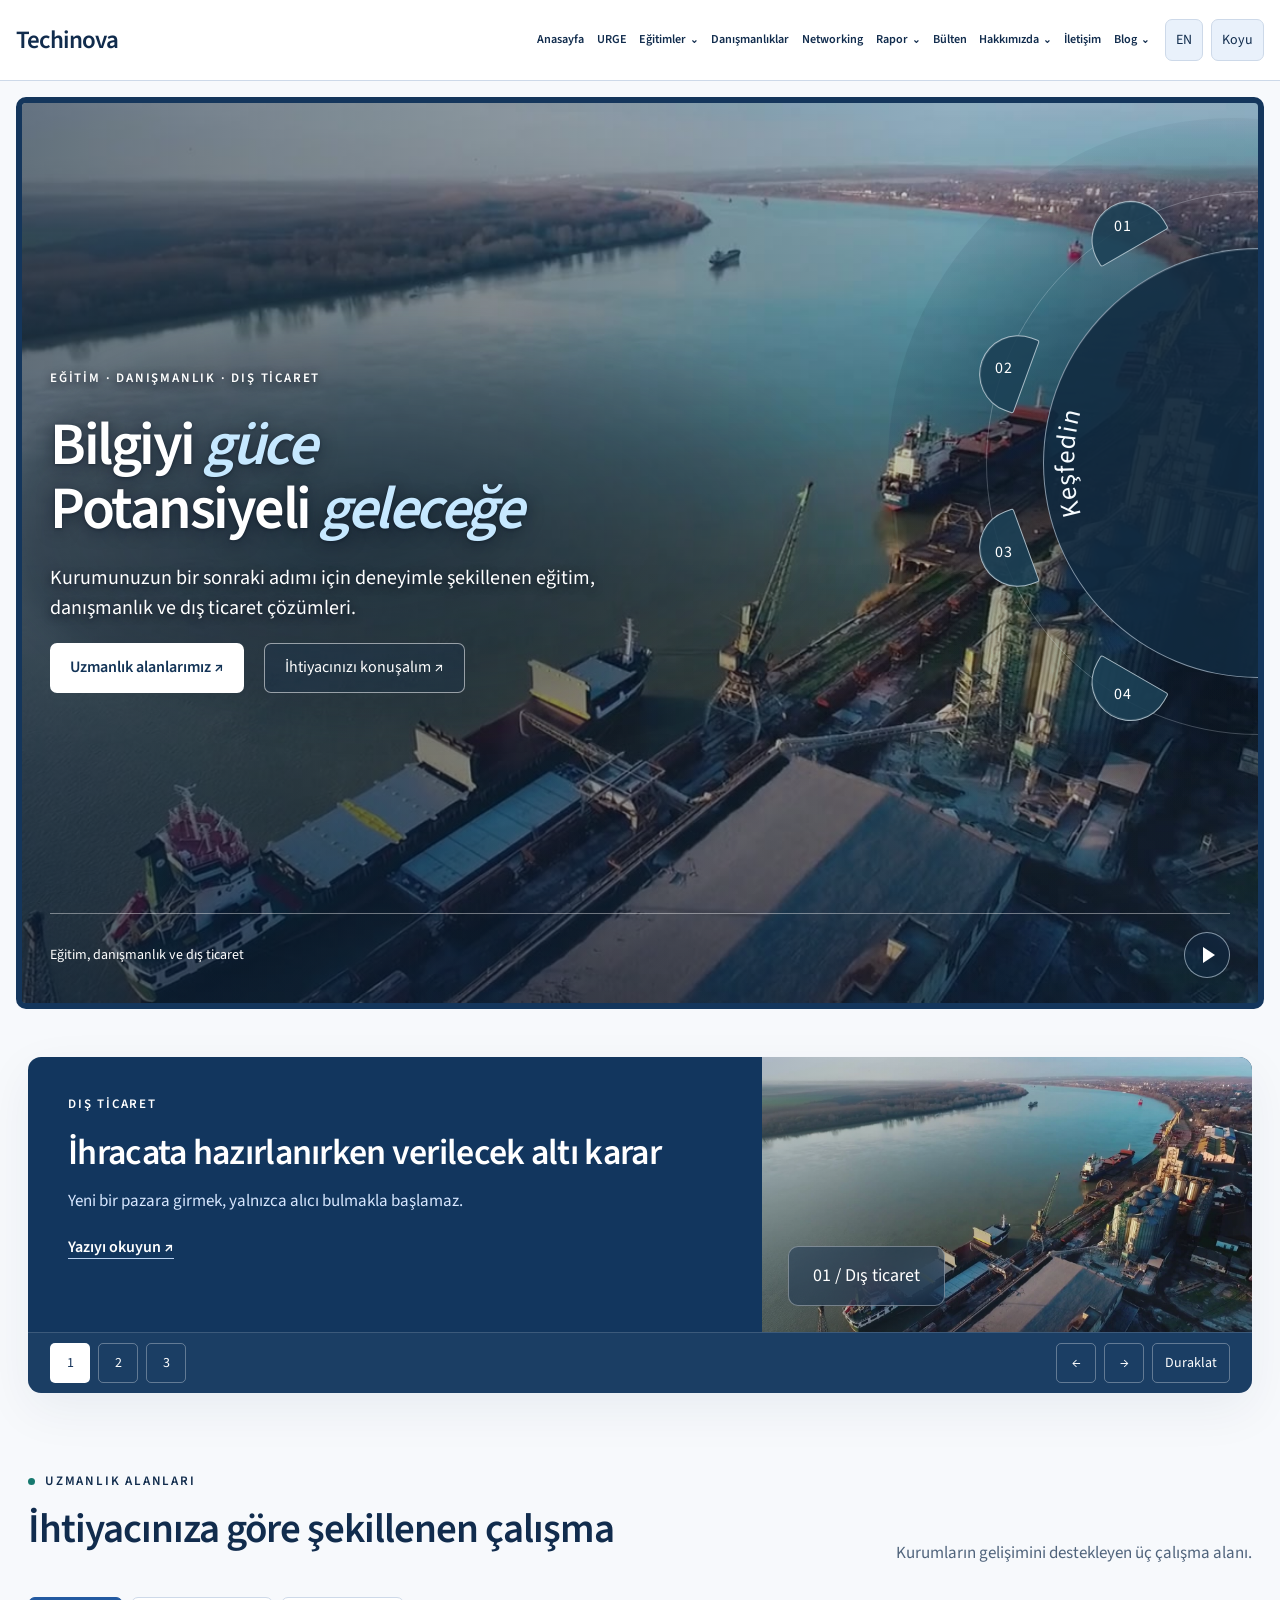
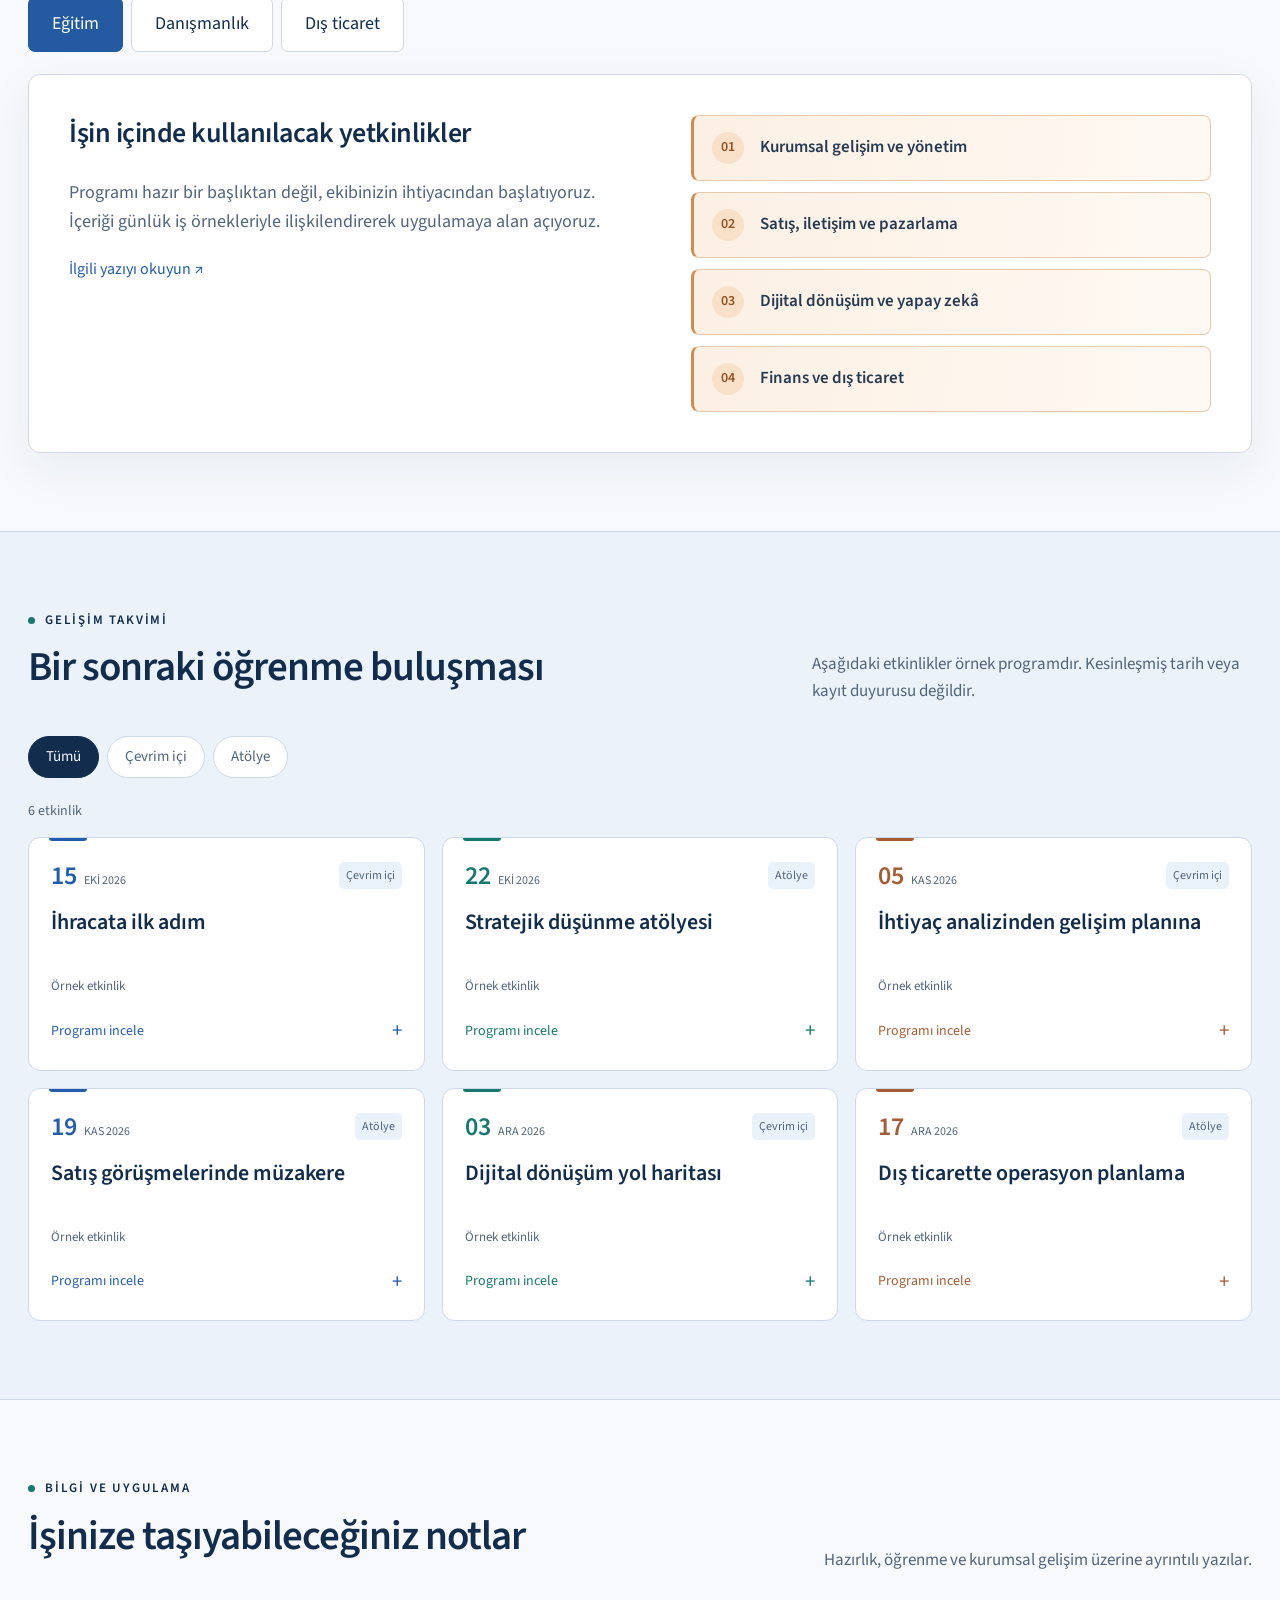
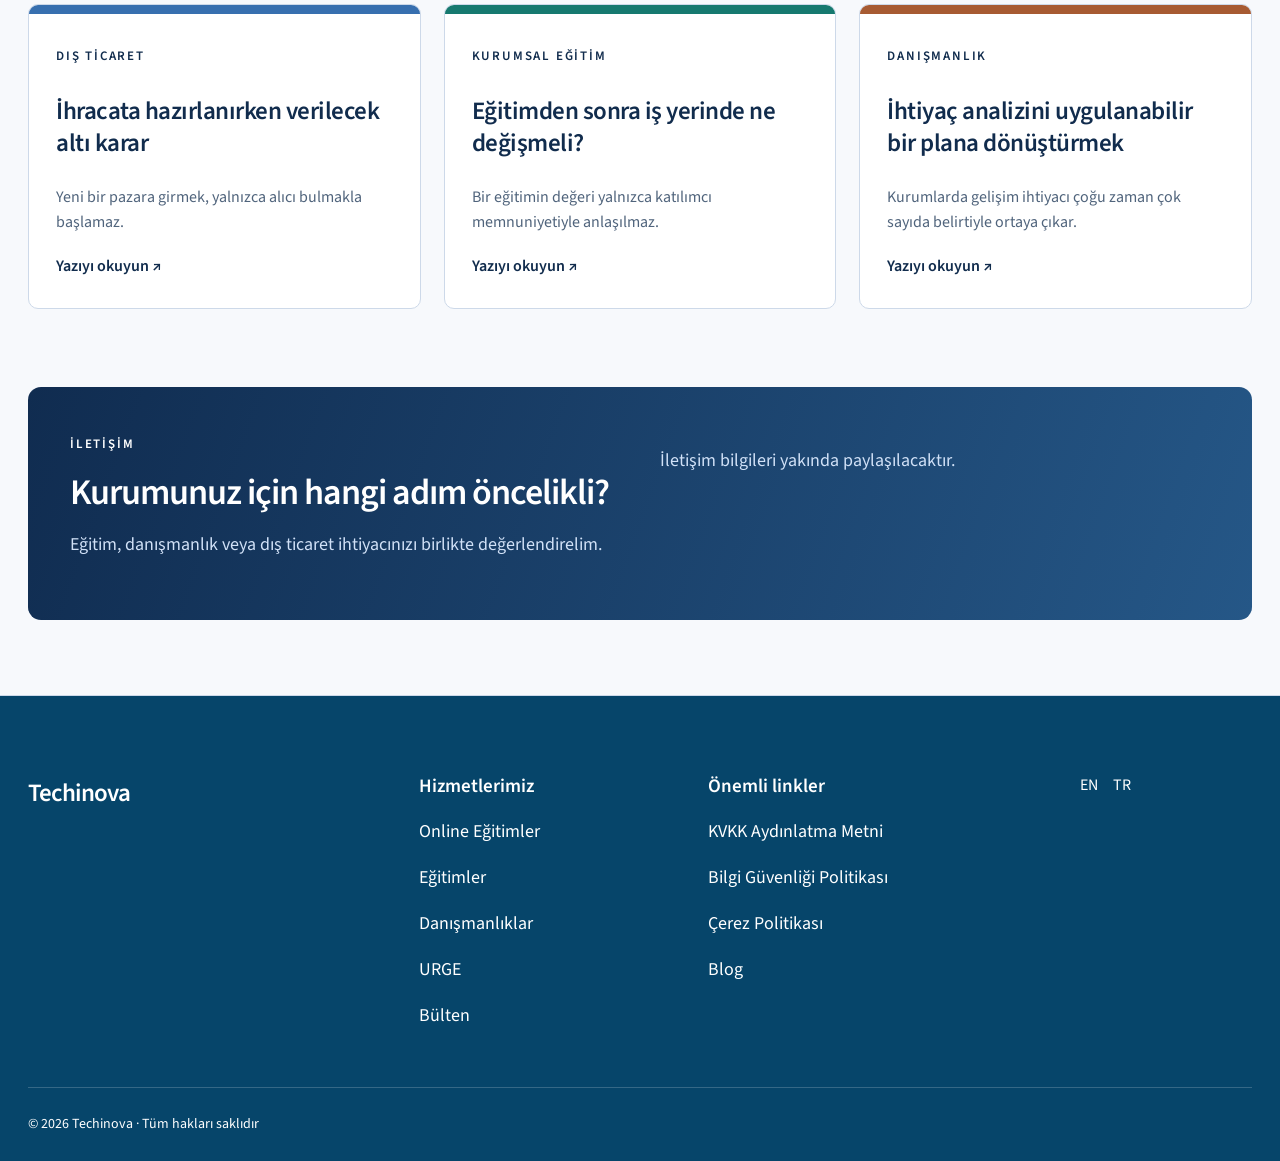
<file: index.html>
<!doctype html><html lang="tr"><head><meta charset="utf-8"><meta name="viewport" content="width=device-width,initial-scale=1"><meta name="description" content="Techinova kurumsal eğitim, dış ticaret ve danışmanlık"><meta name="theme-color" content="#102c50"><title>Techinova</title><link rel="stylesheet" href="style.css?v=techinova-clean-1"></head><body><div class="ambient" aria-hidden="true"><i></i><i></i><i></i></div><div class="cursor-ring" aria-hidden="true"></div><a class="skip" href="#main" id="skip"></a><header><div class="wrap nav"><a href="#home" class="logo" aria-label="Techinova"><span class="brand-name">Techinova</span></a><nav class="navlinks" id="navlinks" aria-label="Navigation"></nav><div class="tools"><button class="control" id="language">EN</button><button class="control" id="theme"></button><button class="control menu" id="menu" aria-expanded="false" aria-controls="navlinks"></button></div></div></header><main id="main"></main><footer><div class="wrap footer-inner"><span>© 2026 Techinova</span><span id="footertext"></span><a href="#contact" id="footercontact"></a></div></footer><noscript><div class="noscript">Bu etkileşimli sayfa için JavaScript’i etkinleştirin. / Enable JavaScript to use this interactive page.</div></noscript><script src="main.js?v=techinova-clean-1"></script></body></html>
</file>
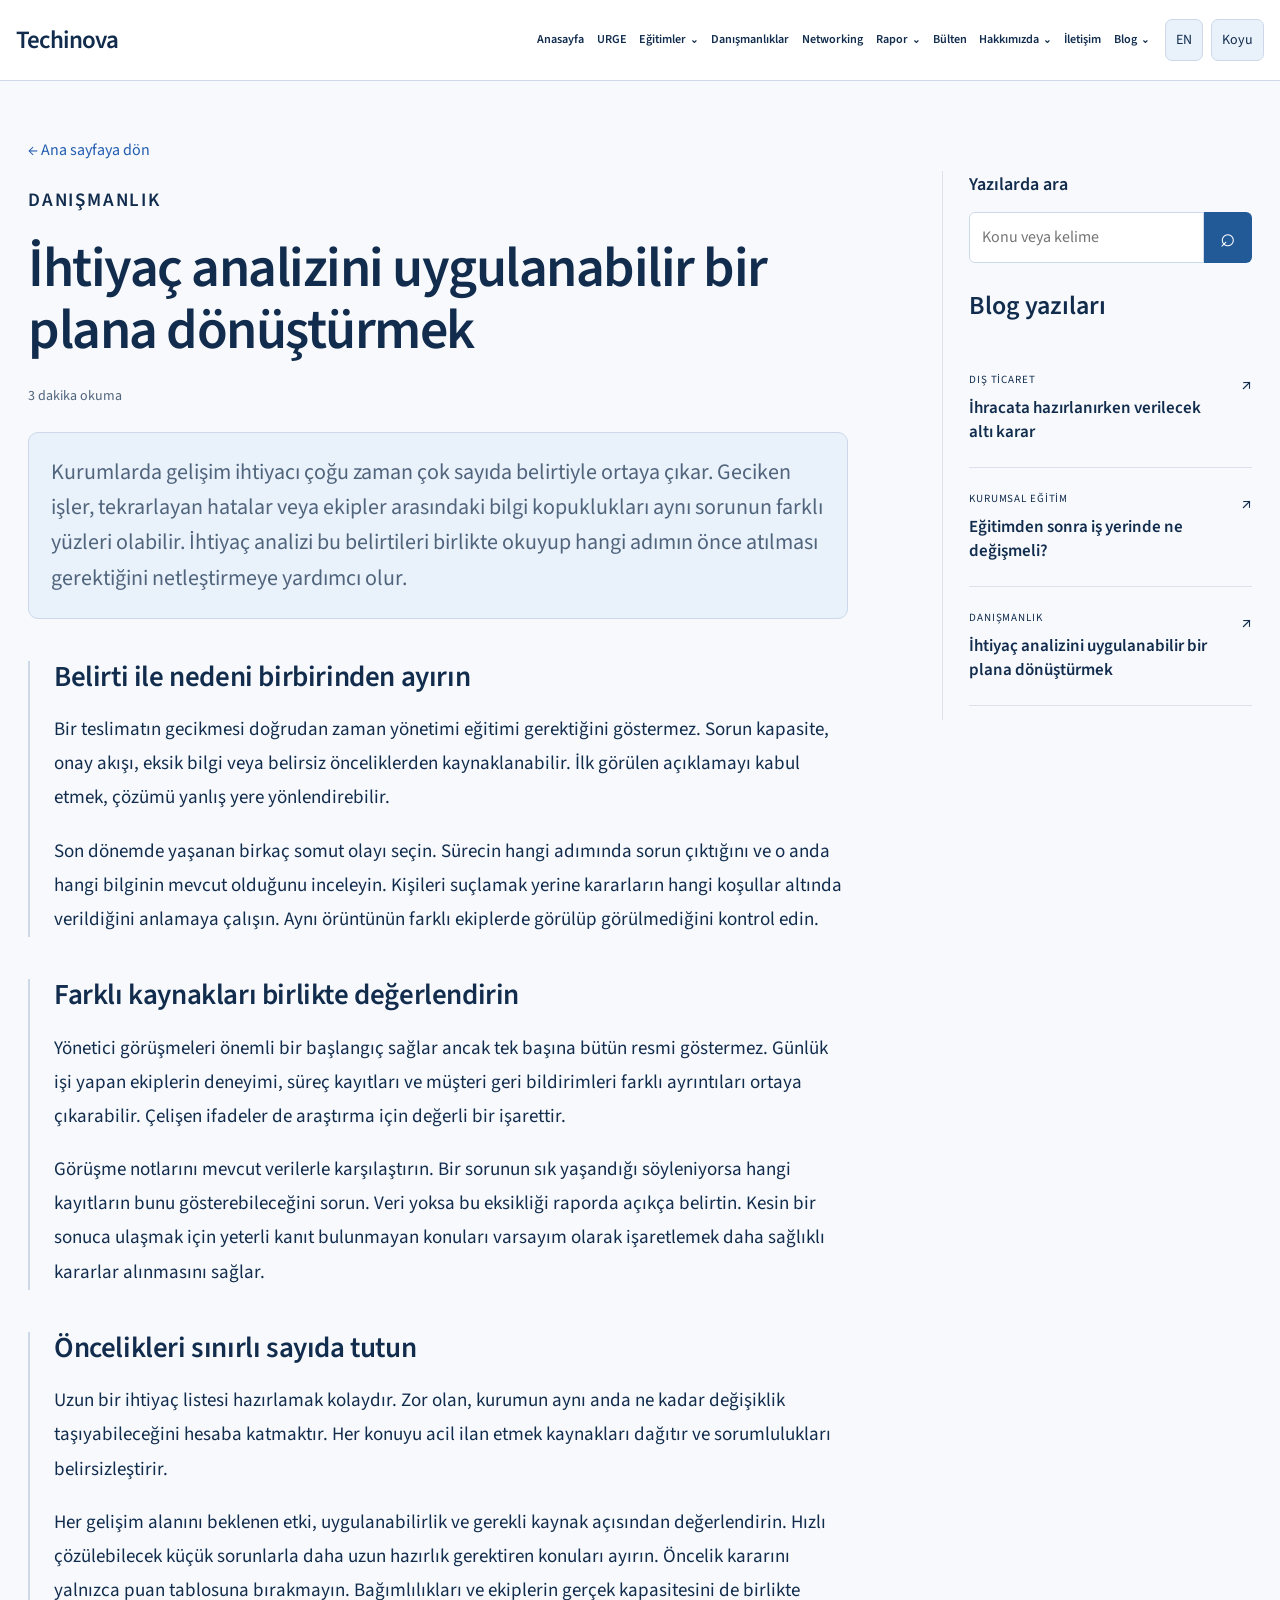
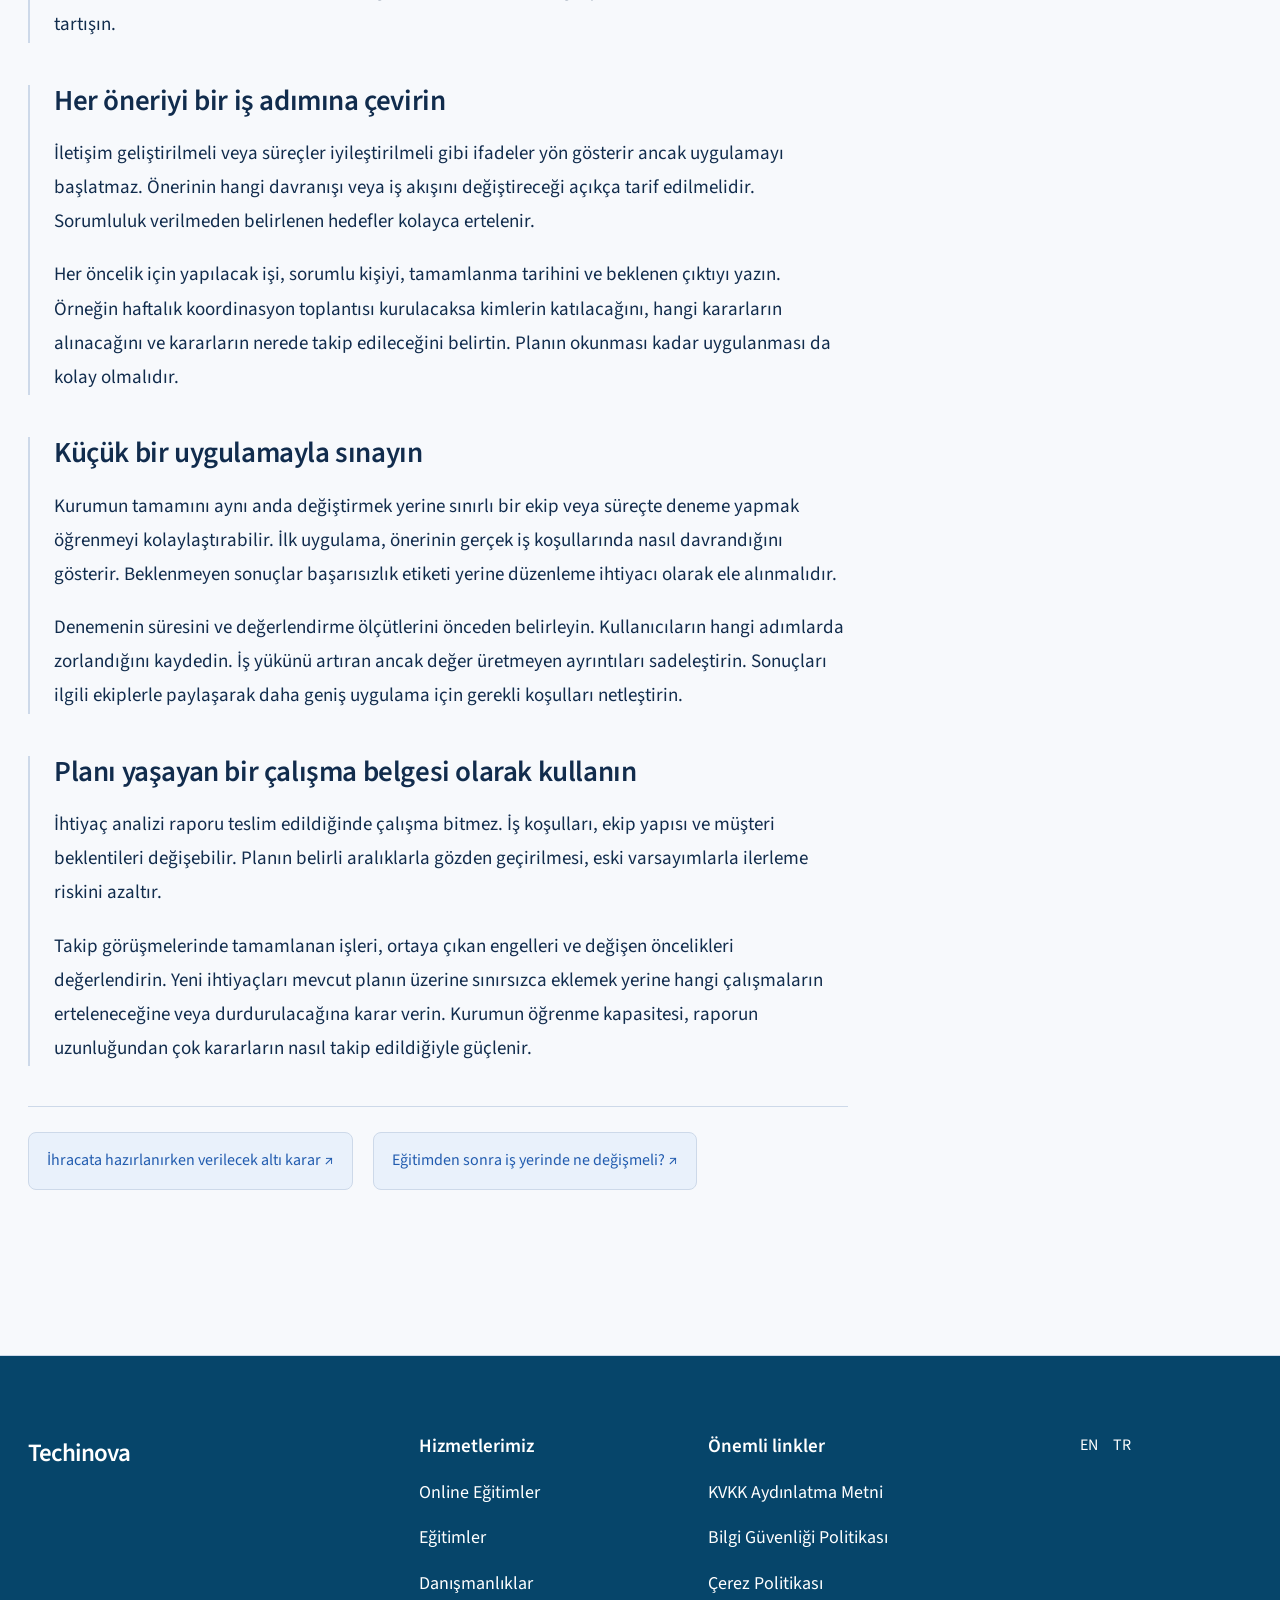
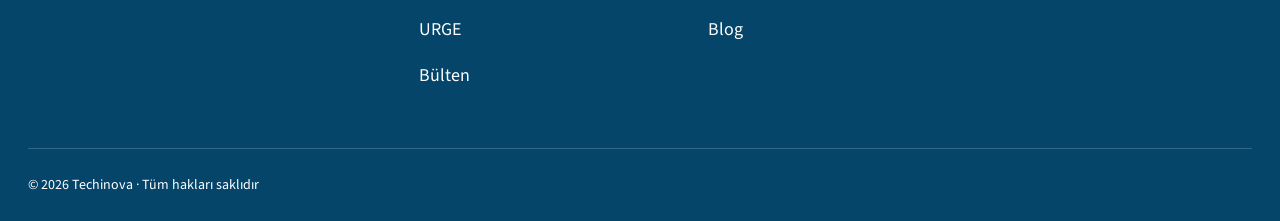
<file: blog-analiz.html>
<!doctype html><html lang="tr"><head><meta charset="utf-8"><meta name="viewport" content="width=device-width,initial-scale=1"><meta http-equiv="refresh" content="0;url=index.html#article/analysis"><title>Techinova</title></head><body><a href="index.html#article/analysis">Techinova — Sayfaya devam et</a></body></html>
</file>
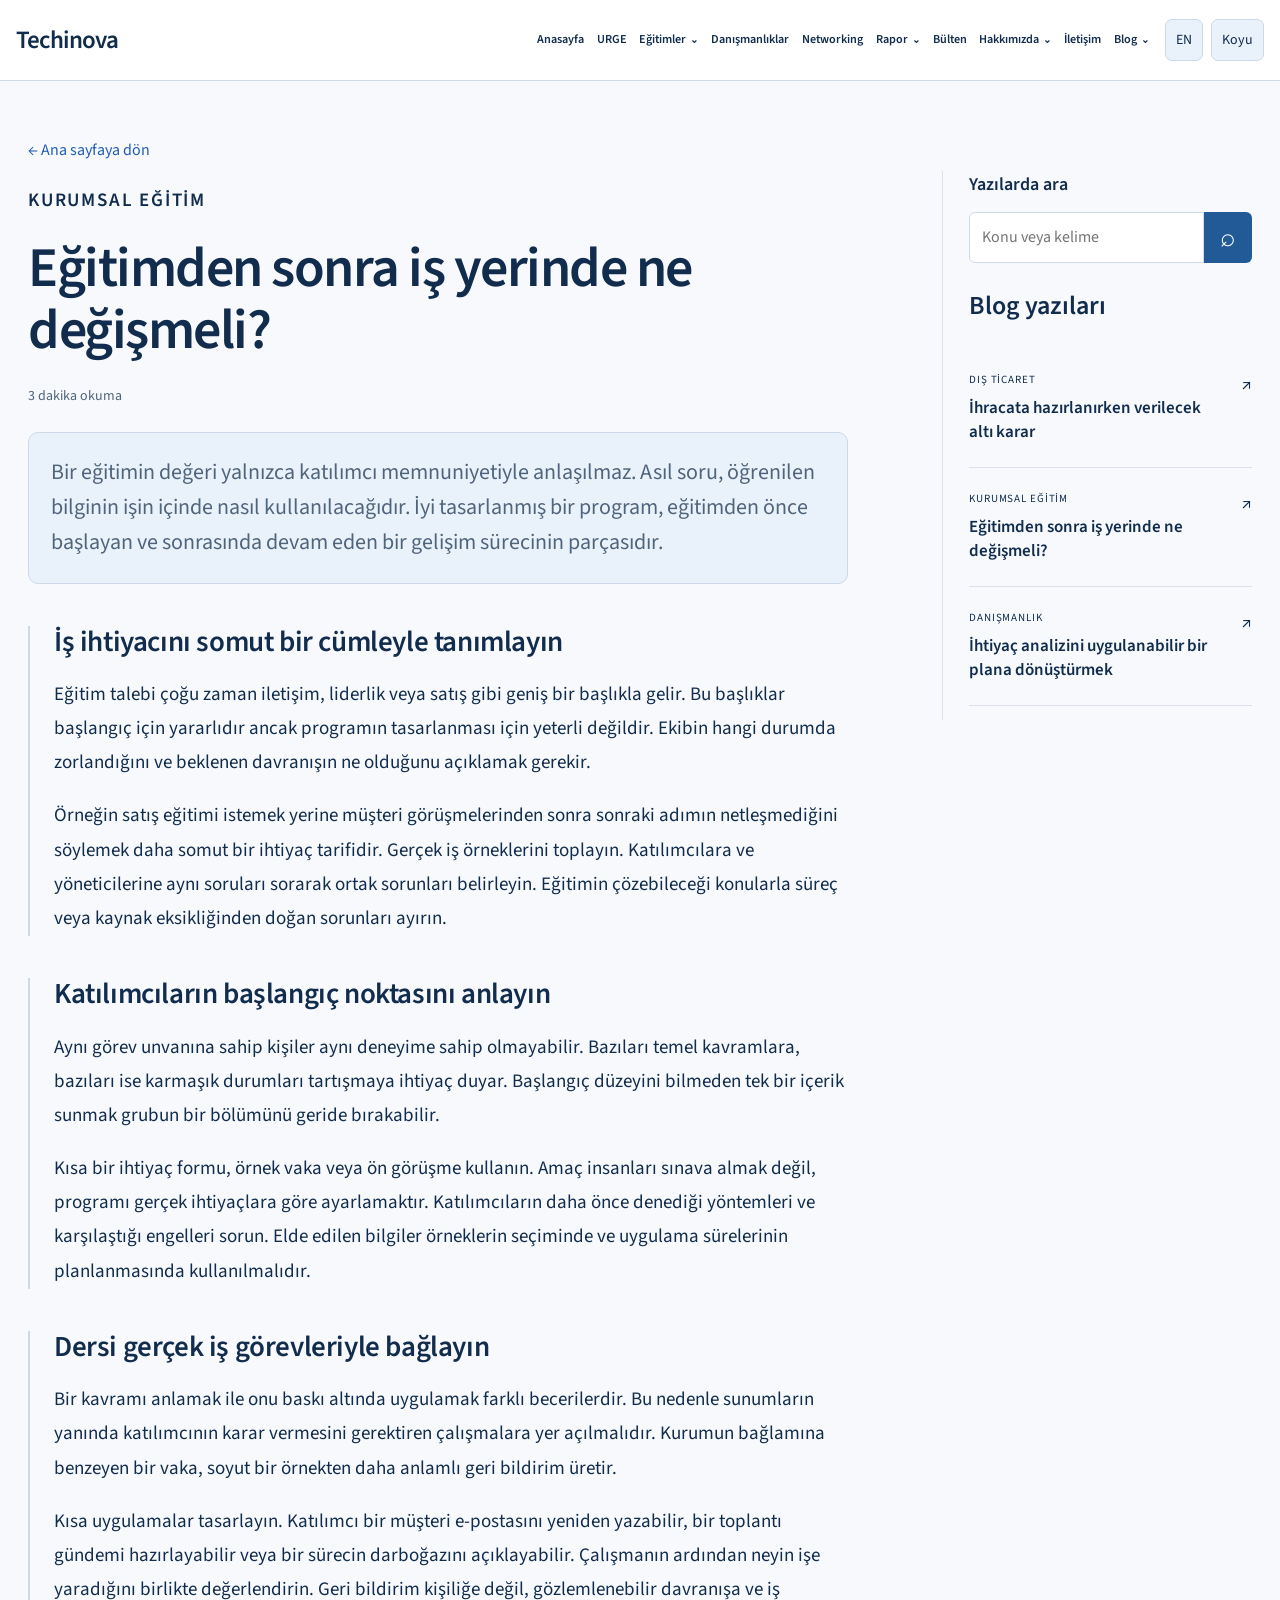
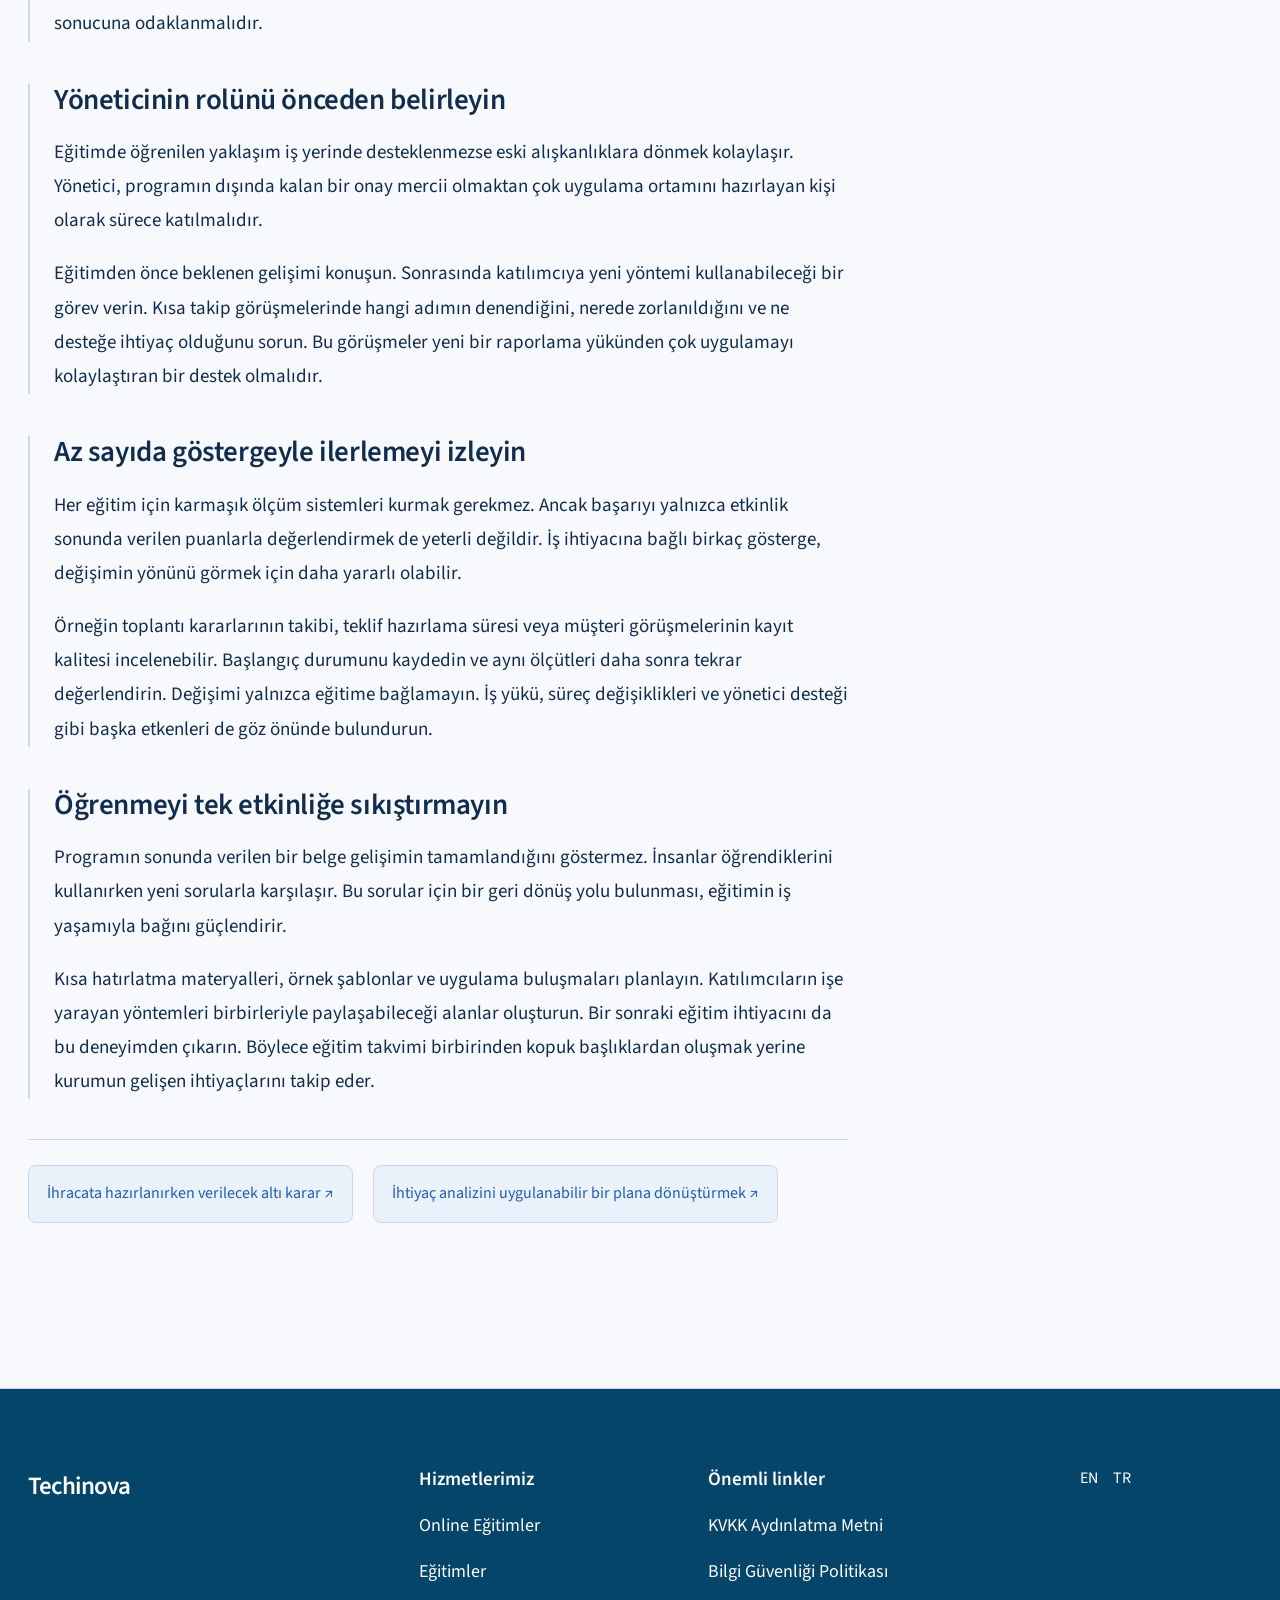
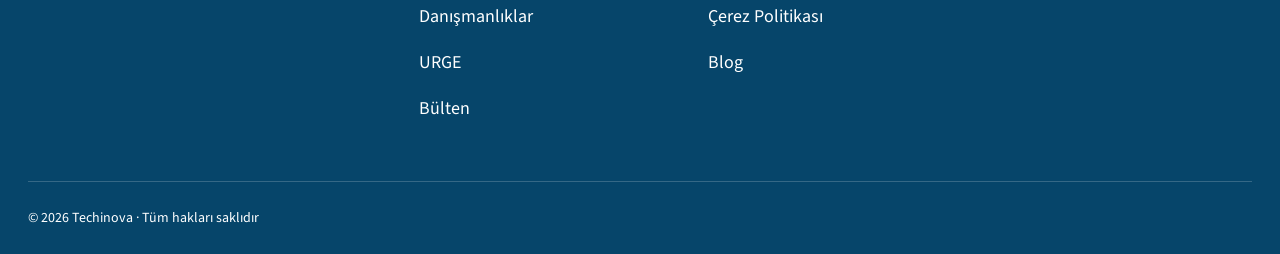
<file: blog-egitim.html>
<!doctype html><html lang="tr"><head><meta charset="utf-8"><meta name="viewport" content="width=device-width,initial-scale=1"><meta http-equiv="refresh" content="0;url=index.html#article/learning"><title>Techinova</title></head><body><a href="index.html#article/learning">Techinova — Sayfaya devam et</a></body></html>
</file>
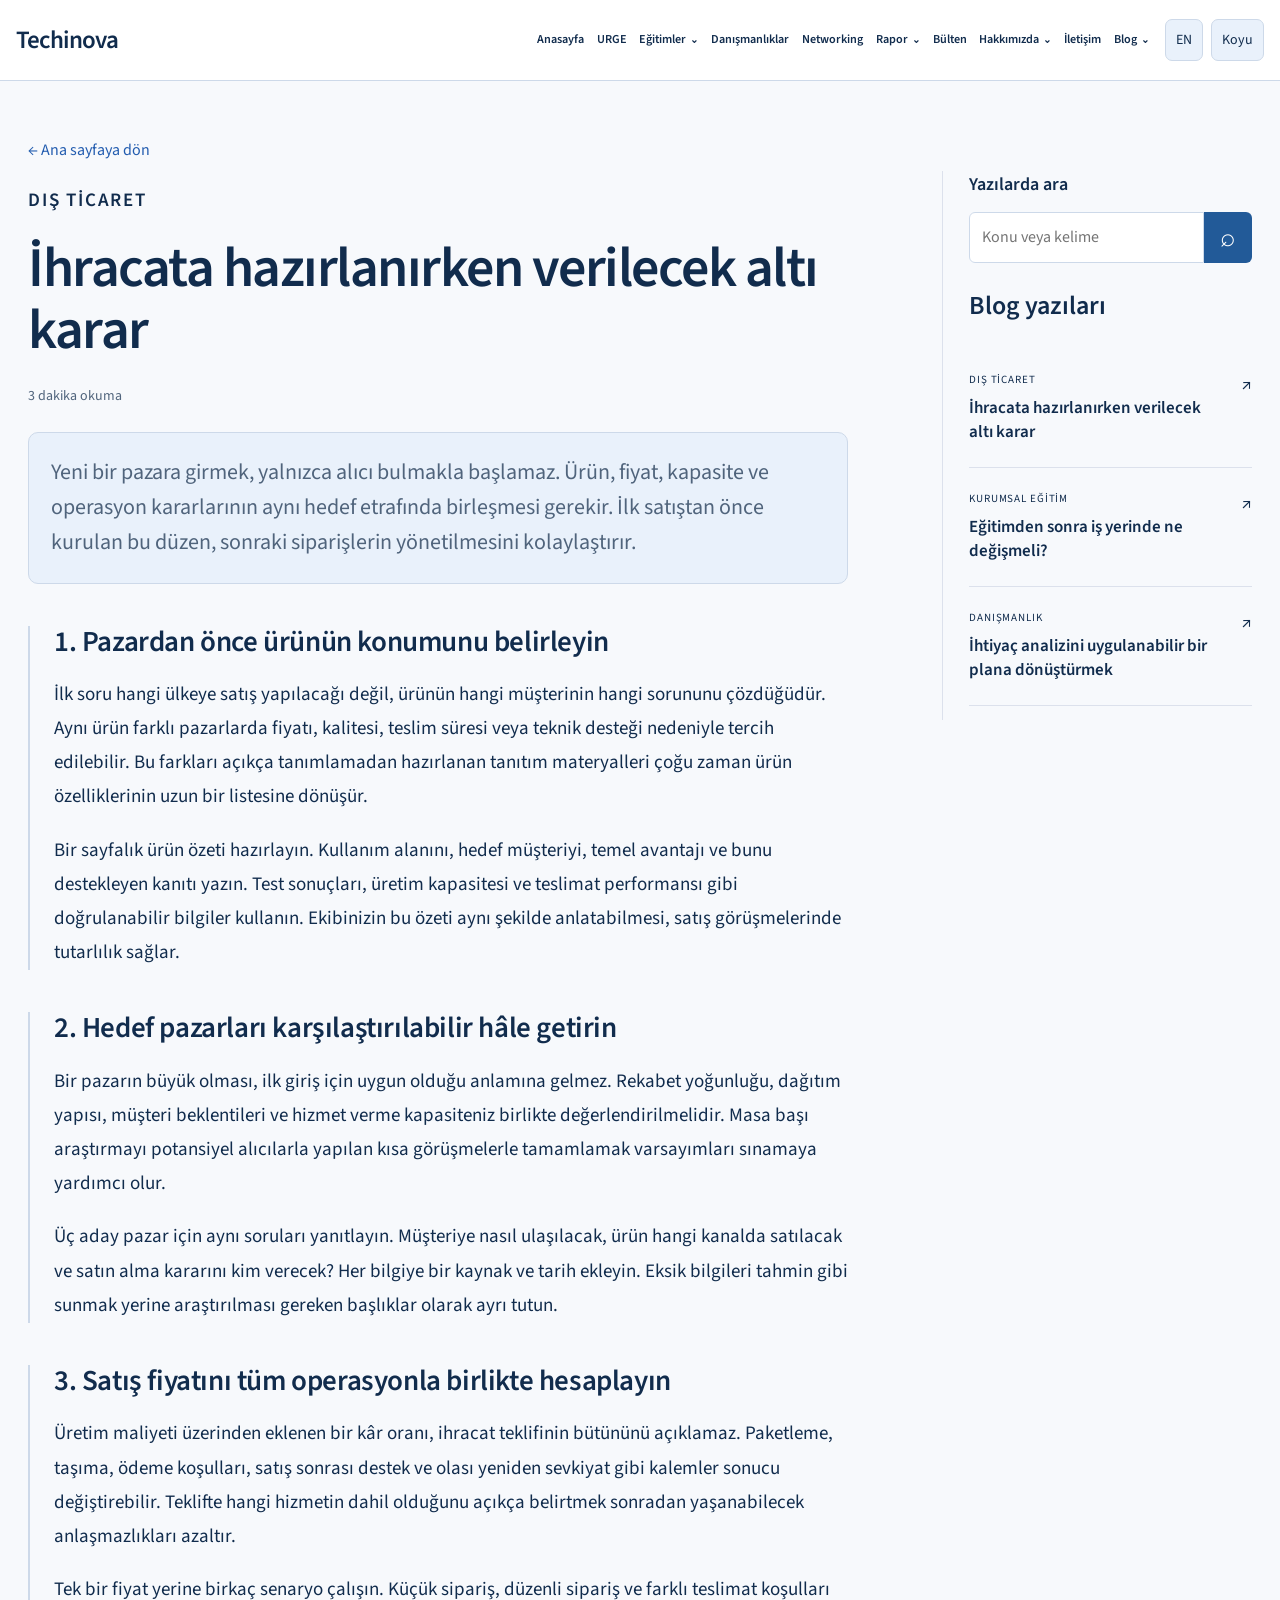
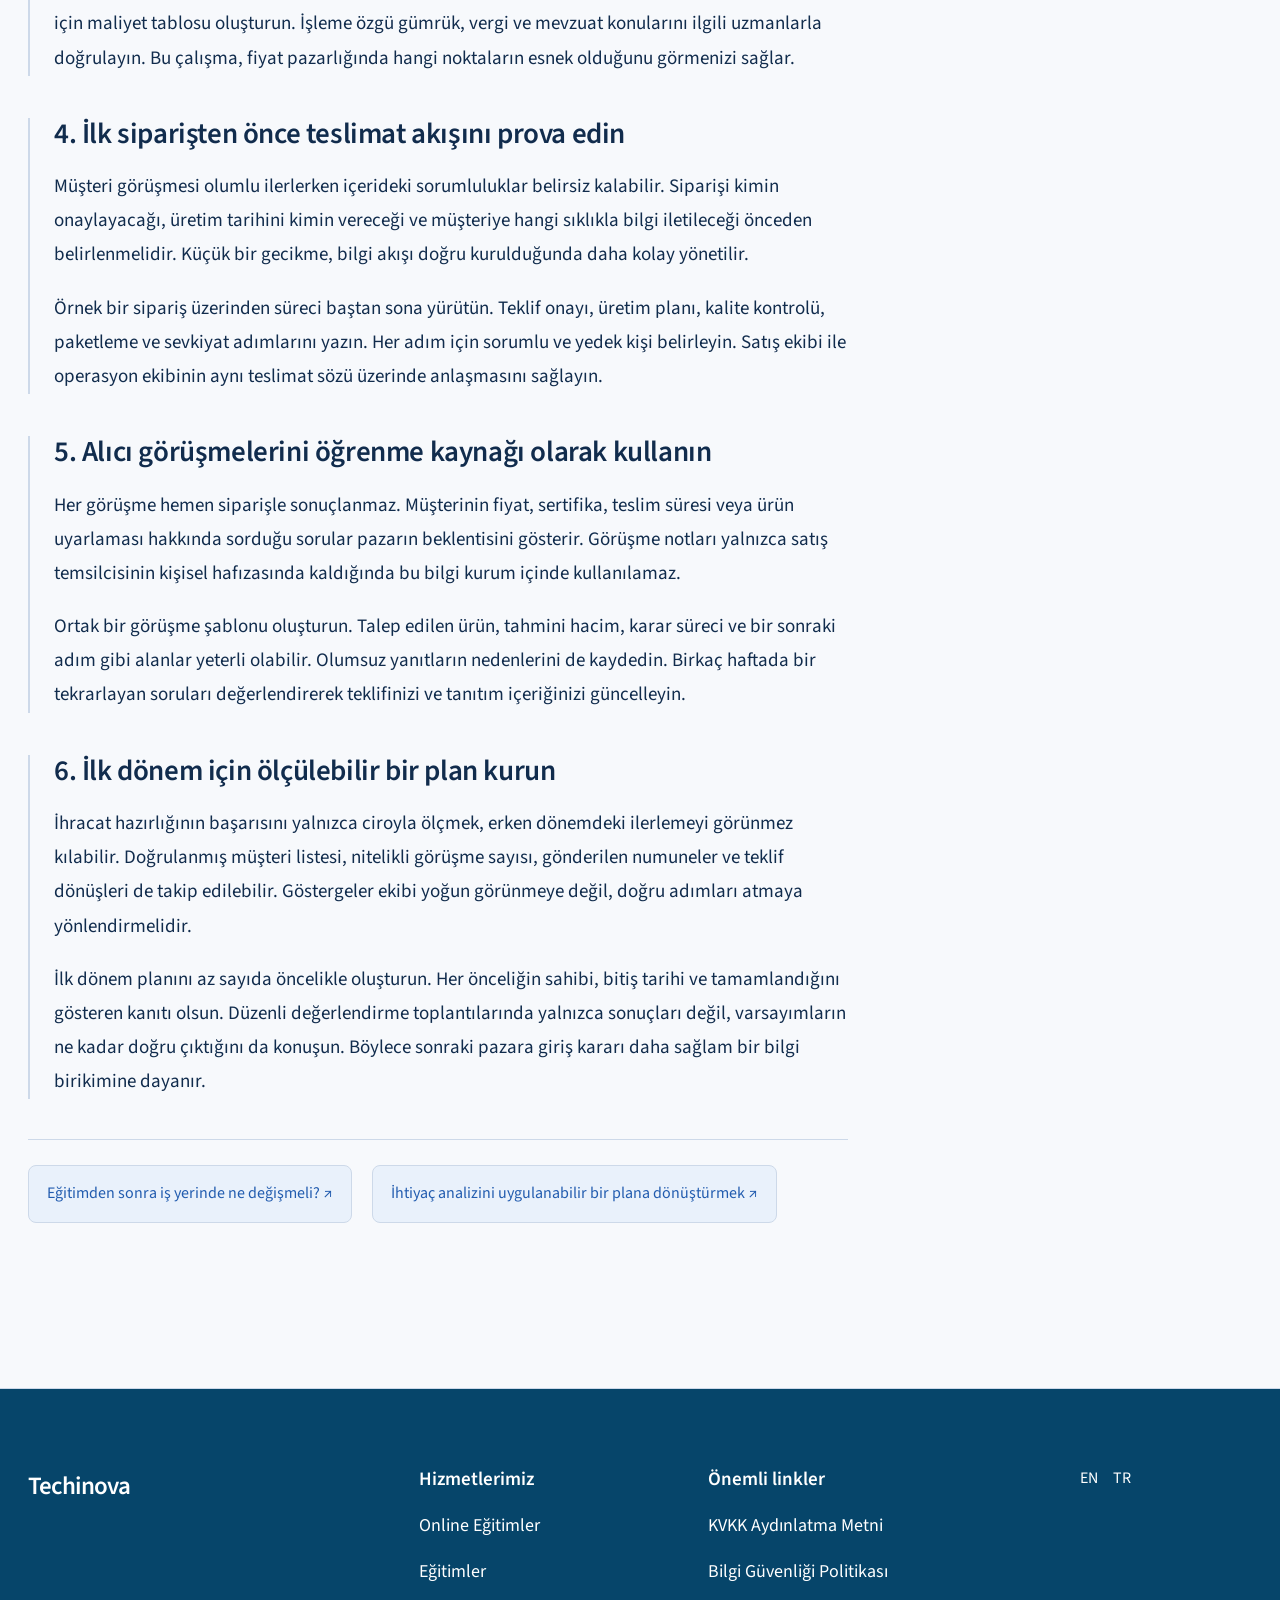
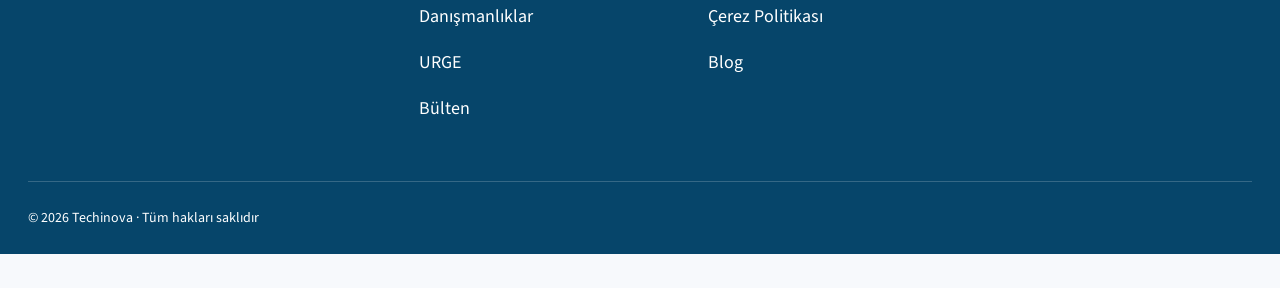
<file: blog-ihracat.html>
<!doctype html><html lang="tr"><head><meta charset="utf-8"><meta name="viewport" content="width=device-width,initial-scale=1"><meta http-equiv="refresh" content="0;url=index.html#article/export"><title>Techinova</title></head><body><a href="index.html#article/export">Techinova — Sayfaya devam et</a></body></html>
</file>
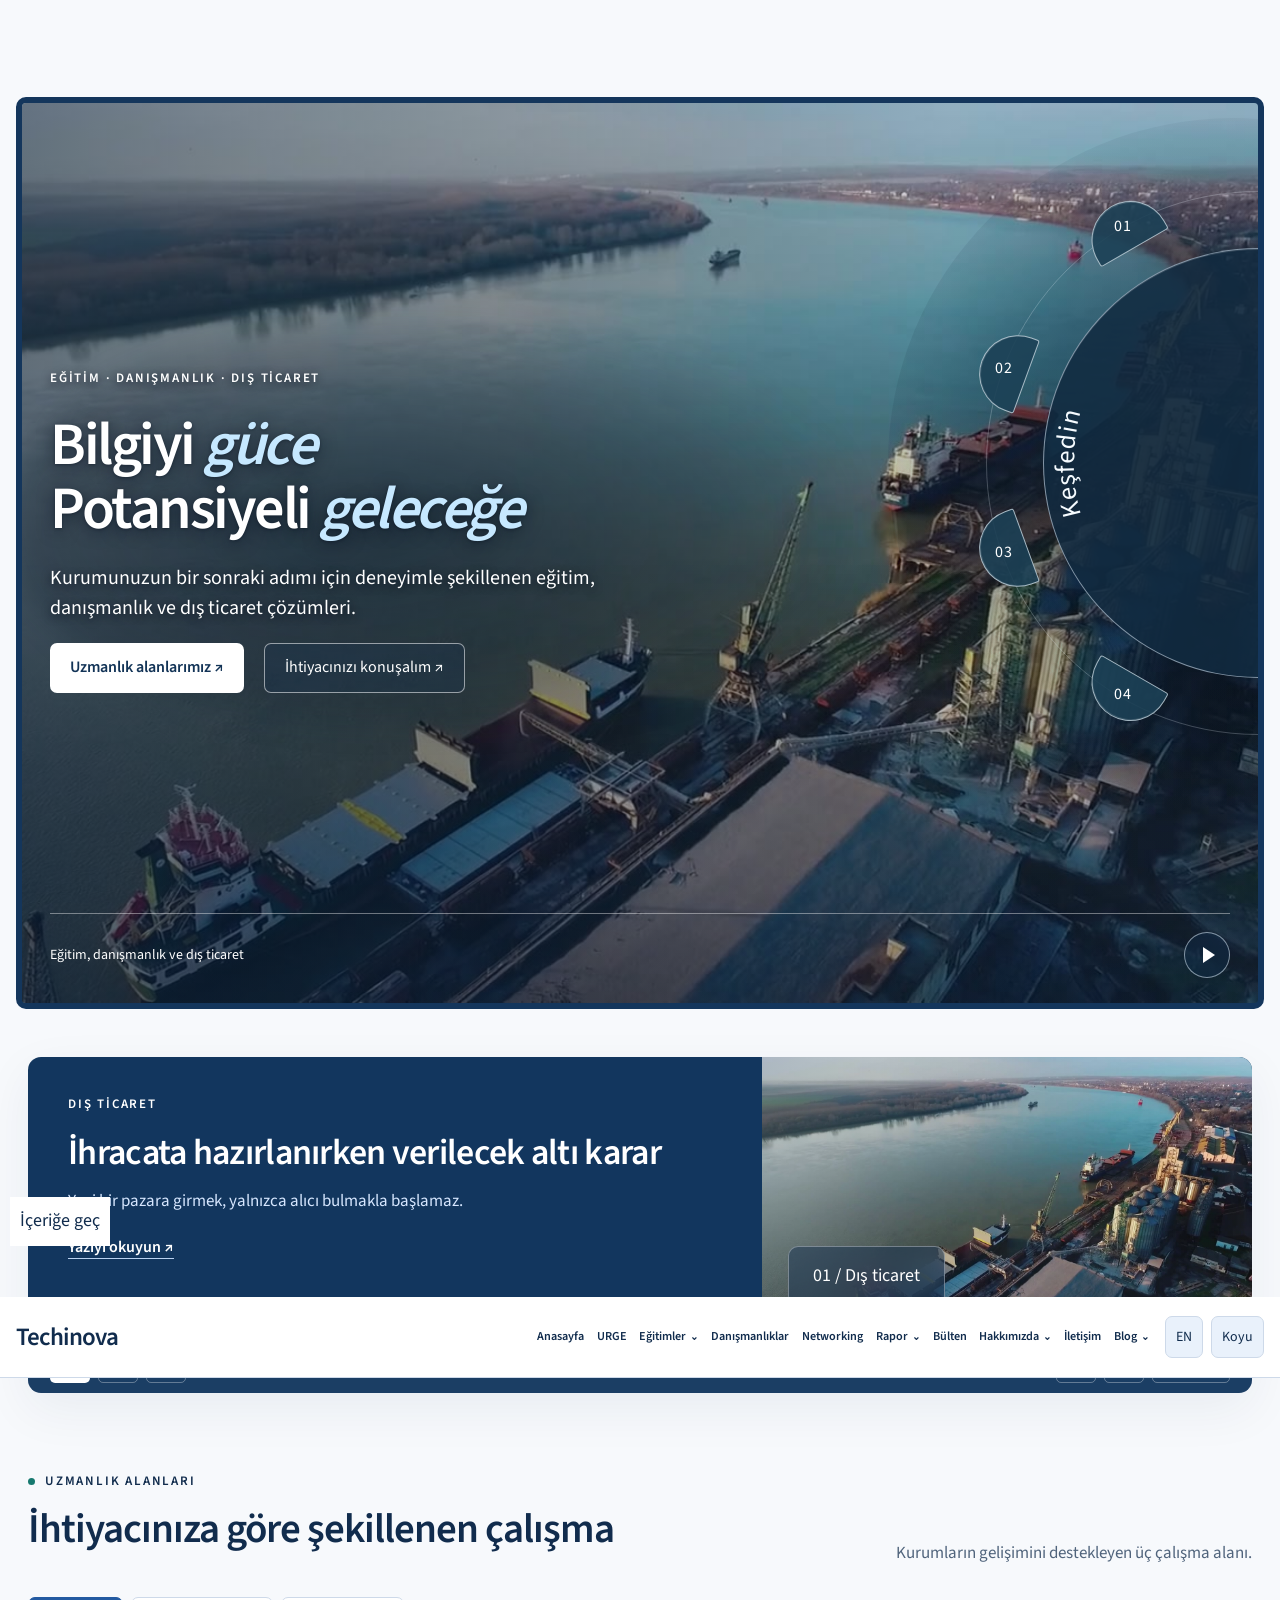
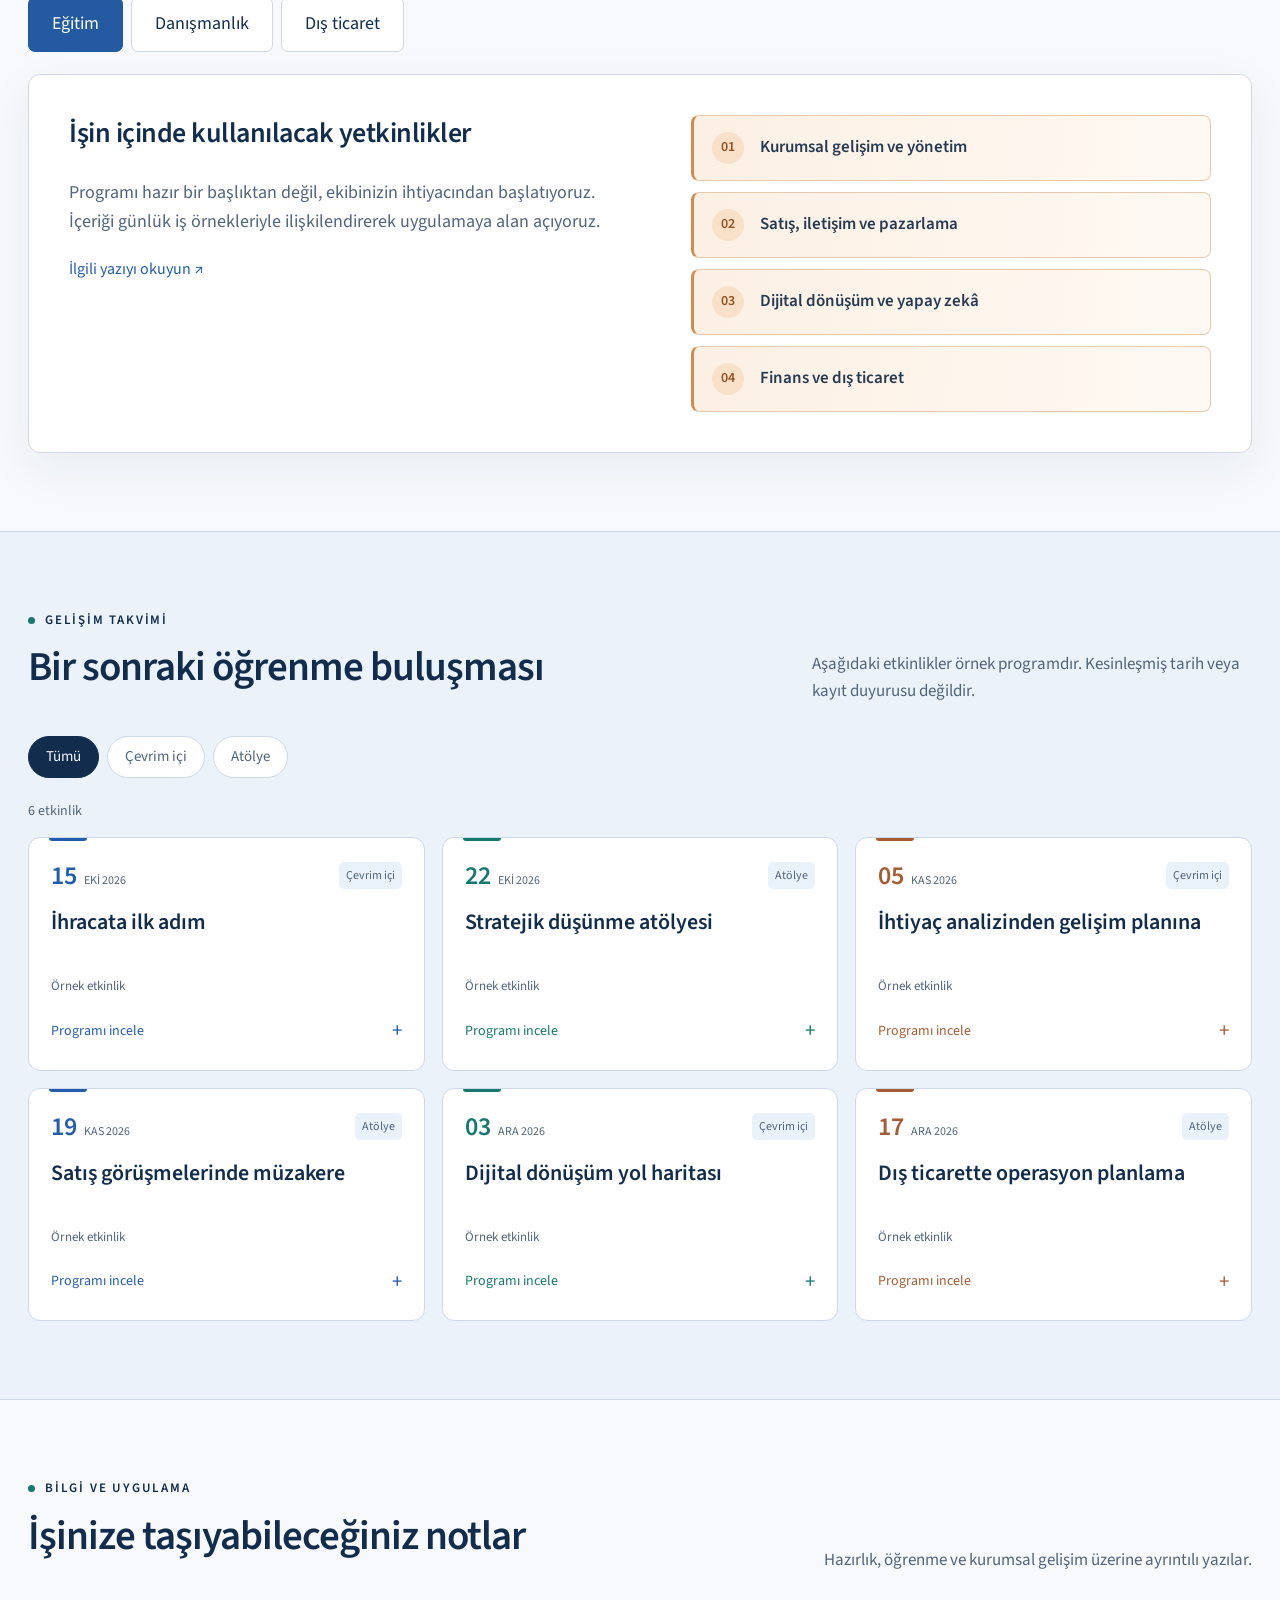
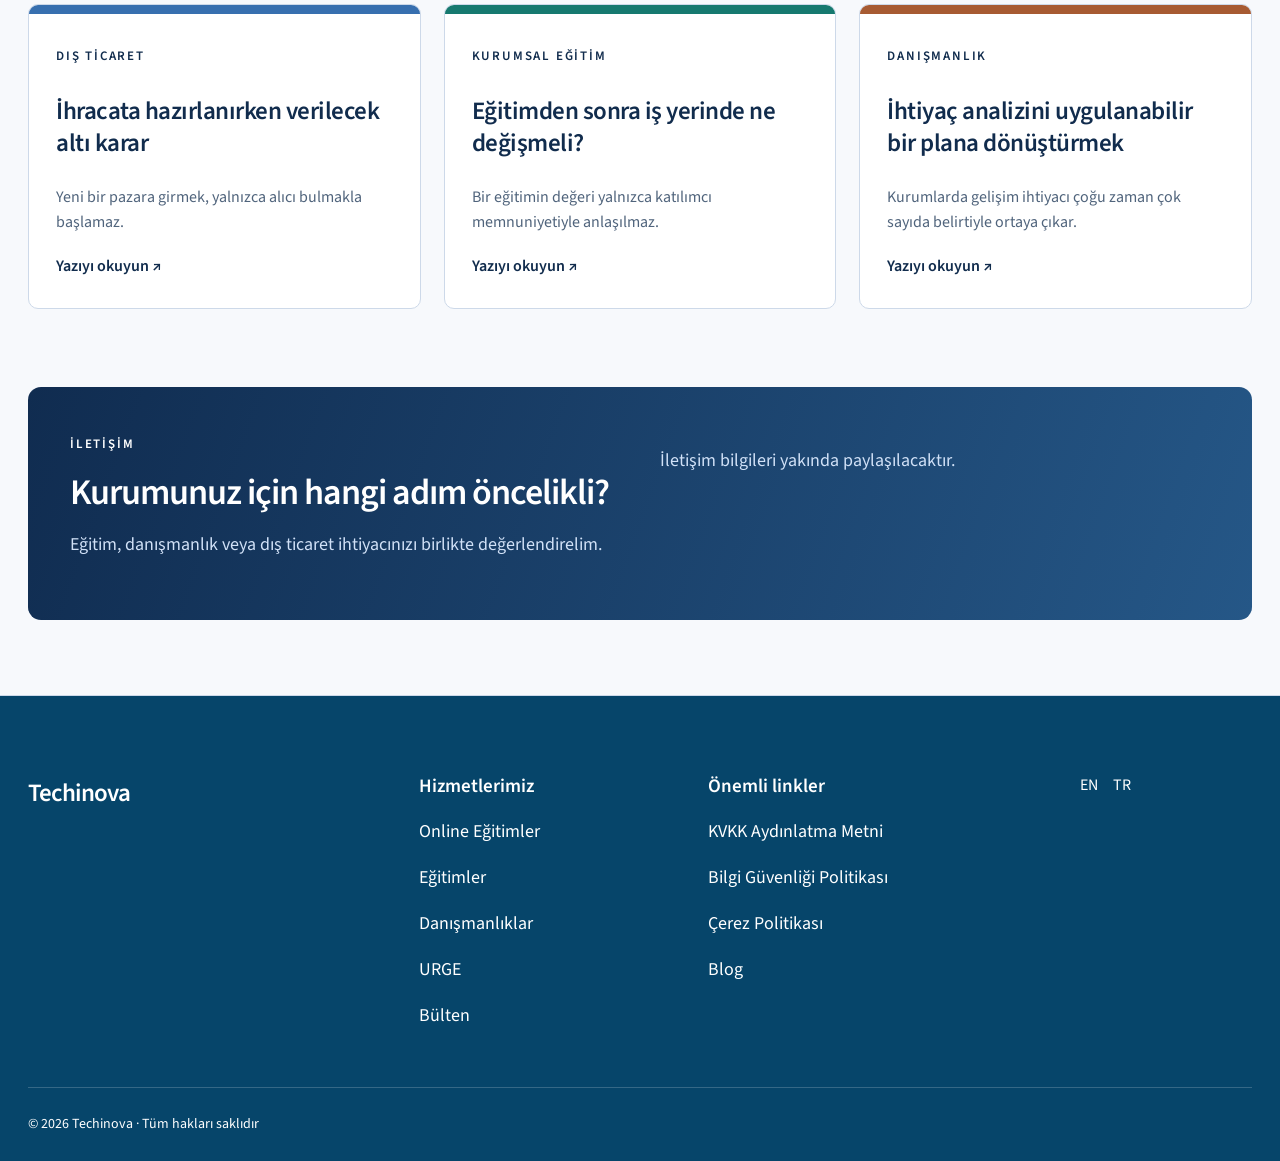
<file: devlet-destekleri.html>
<!doctype html><html lang="tr"><head><meta charset="utf-8"><meta name="viewport" content="width=device-width,initial-scale=1"><meta http-equiv="refresh" content="0;url=index.html#services"><title>Techinova</title></head><body><a href="index.html#services">Techinova — Sayfaya devam et</a></body></html>
</file>
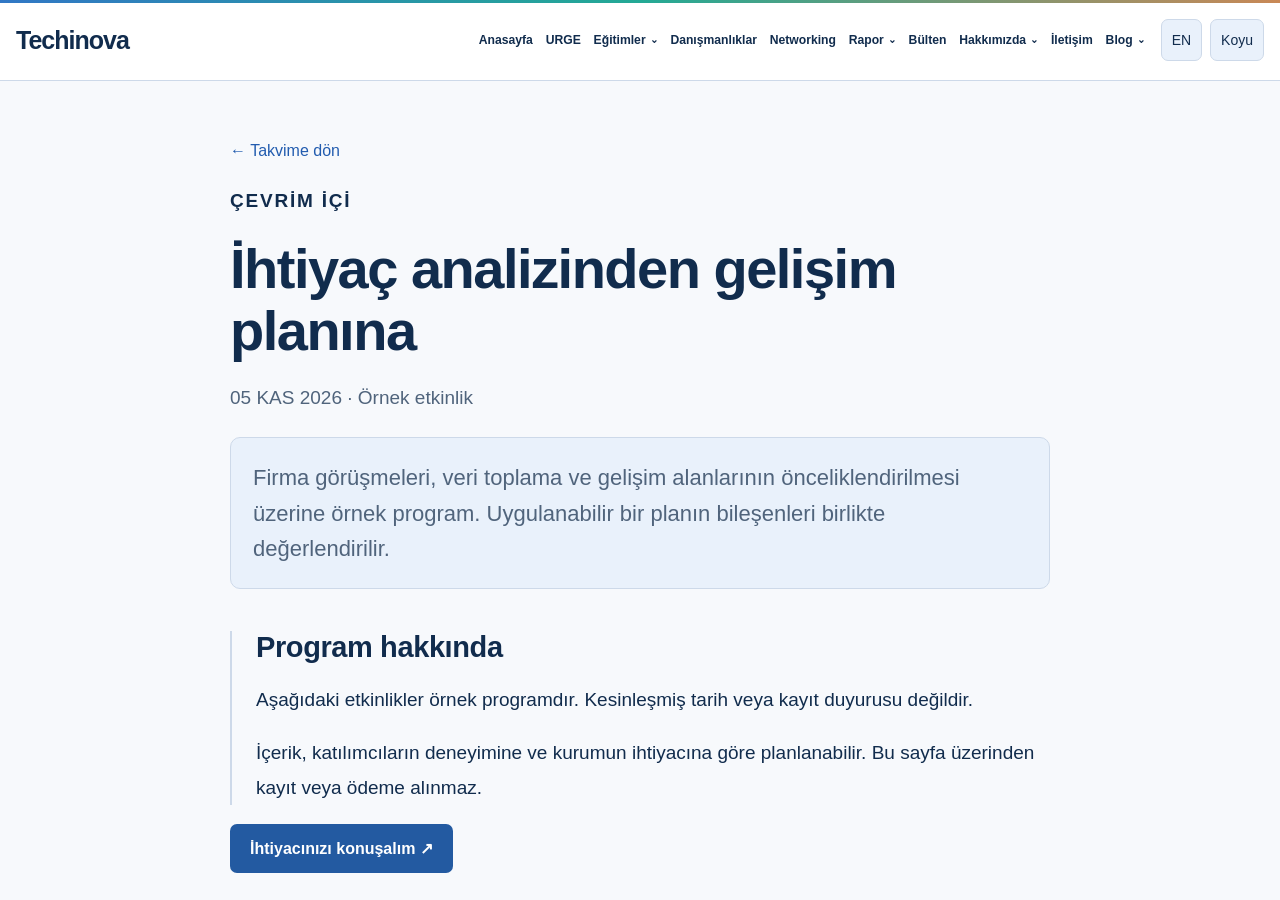
<file: etkinlik-analiz.html>
<!doctype html><html lang="tr"><head><meta charset="utf-8"><meta name="viewport" content="width=device-width,initial-scale=1"><meta http-equiv="refresh" content="0;url=index.html#event/2"><title>Techinova</title></head><body><a href="index.html#event/2">Techinova — Sayfaya devam et</a></body></html>
</file>
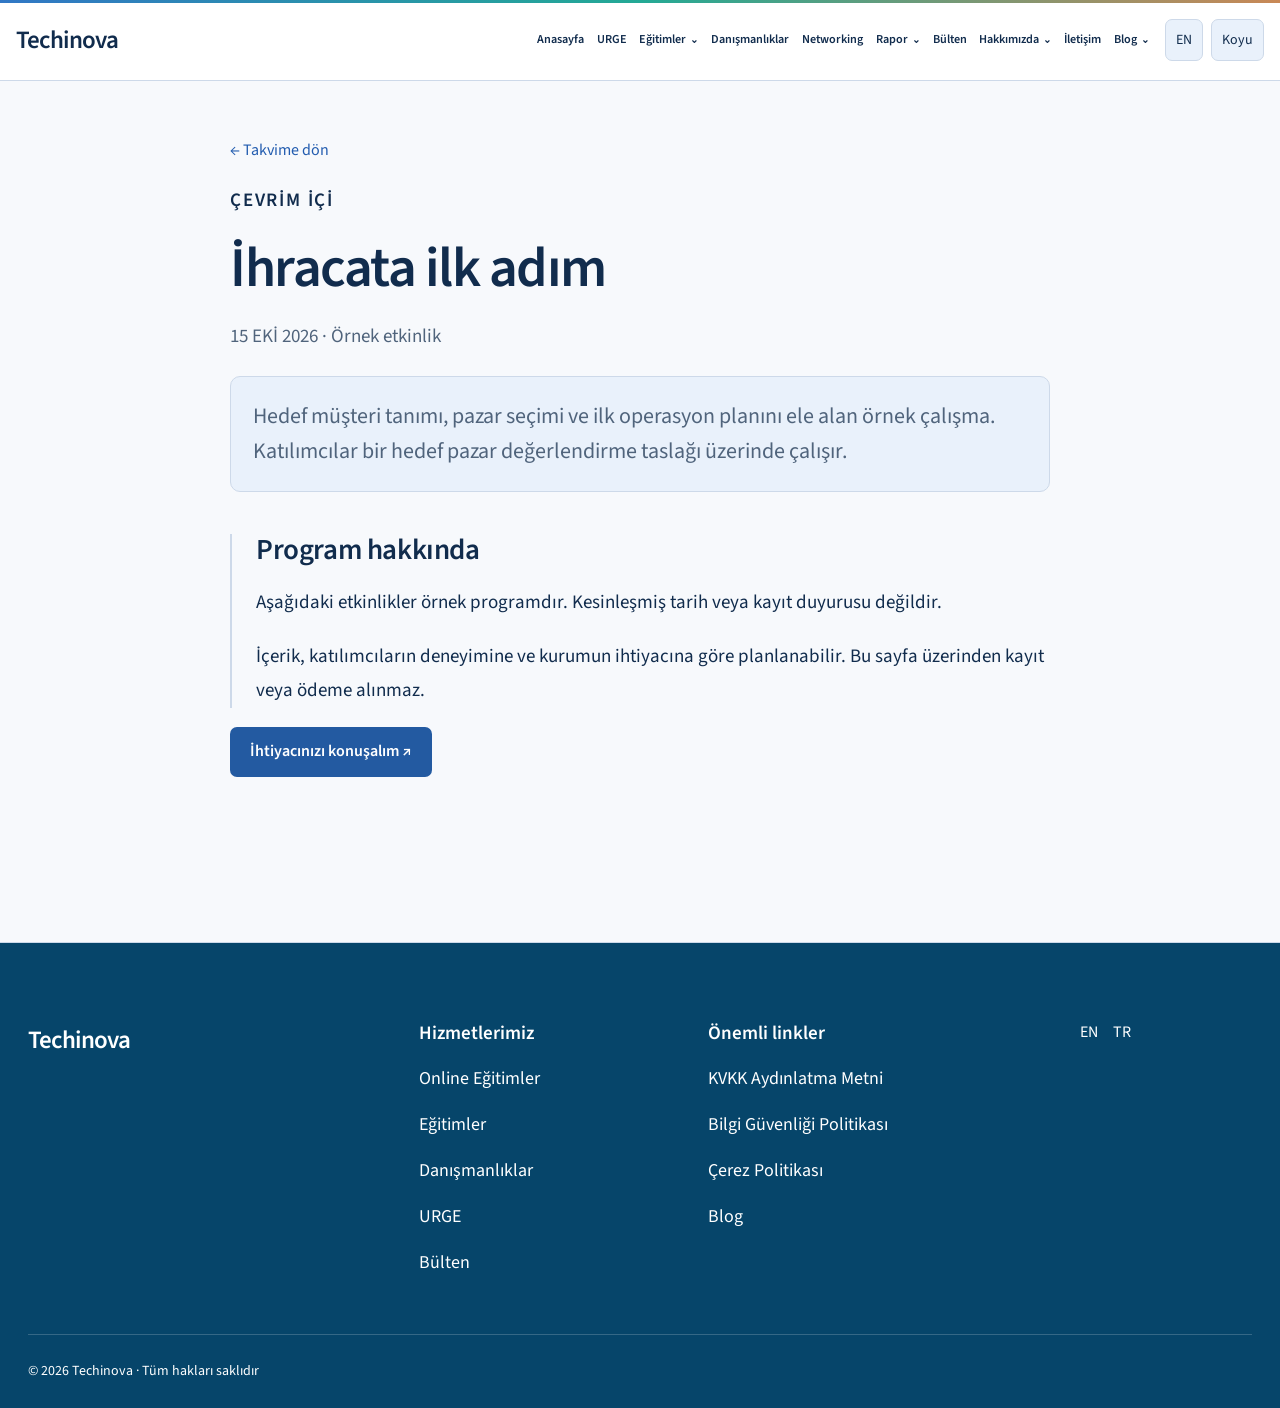
<file: etkinlik-ihracat.html>
<!doctype html><html lang="tr"><head><meta charset="utf-8"><meta name="viewport" content="width=device-width,initial-scale=1"><meta http-equiv="refresh" content="0;url=index.html#event/0"><title>Techinova</title></head><body><a href="index.html#event/0">Techinova — Sayfaya devam et</a></body></html>
</file>
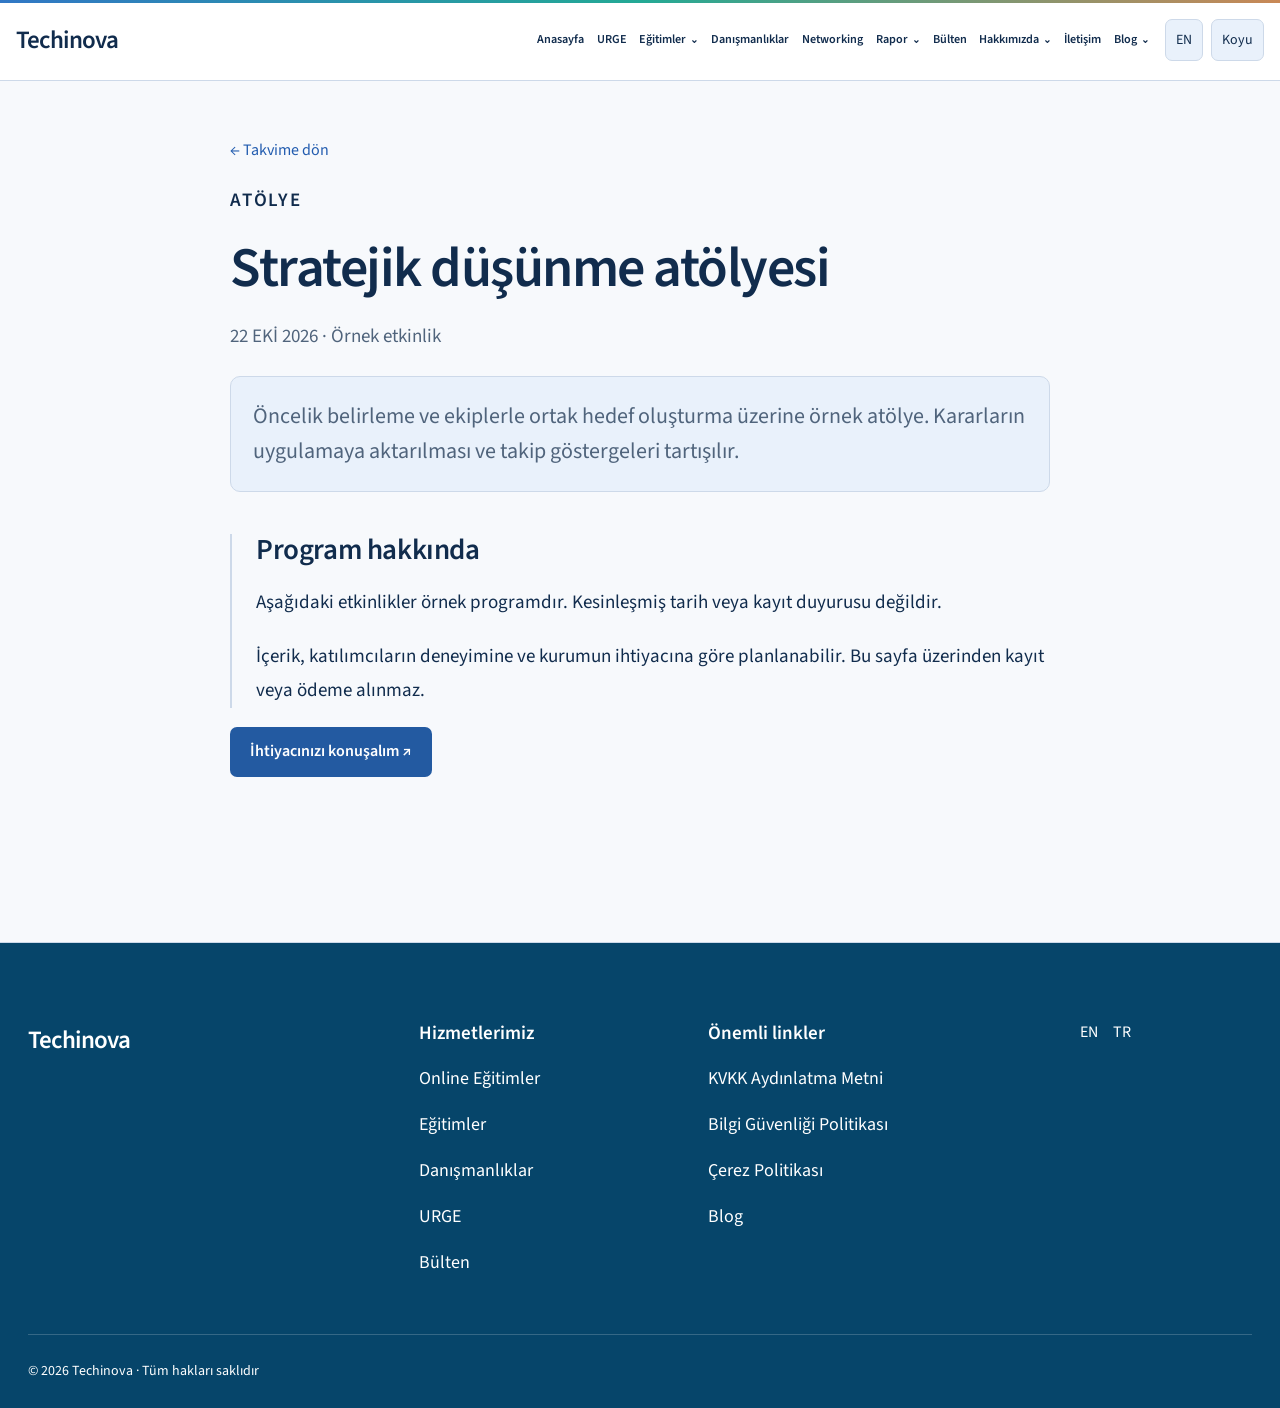
<file: etkinlik-yonetim.html>
<!doctype html><html lang="tr"><head><meta charset="utf-8"><meta name="viewport" content="width=device-width,initial-scale=1"><meta http-equiv="refresh" content="0;url=index.html#event/1"><title>Techinova</title></head><body><a href="index.html#event/1">Techinova — Sayfaya devam et</a></body></html>
</file>
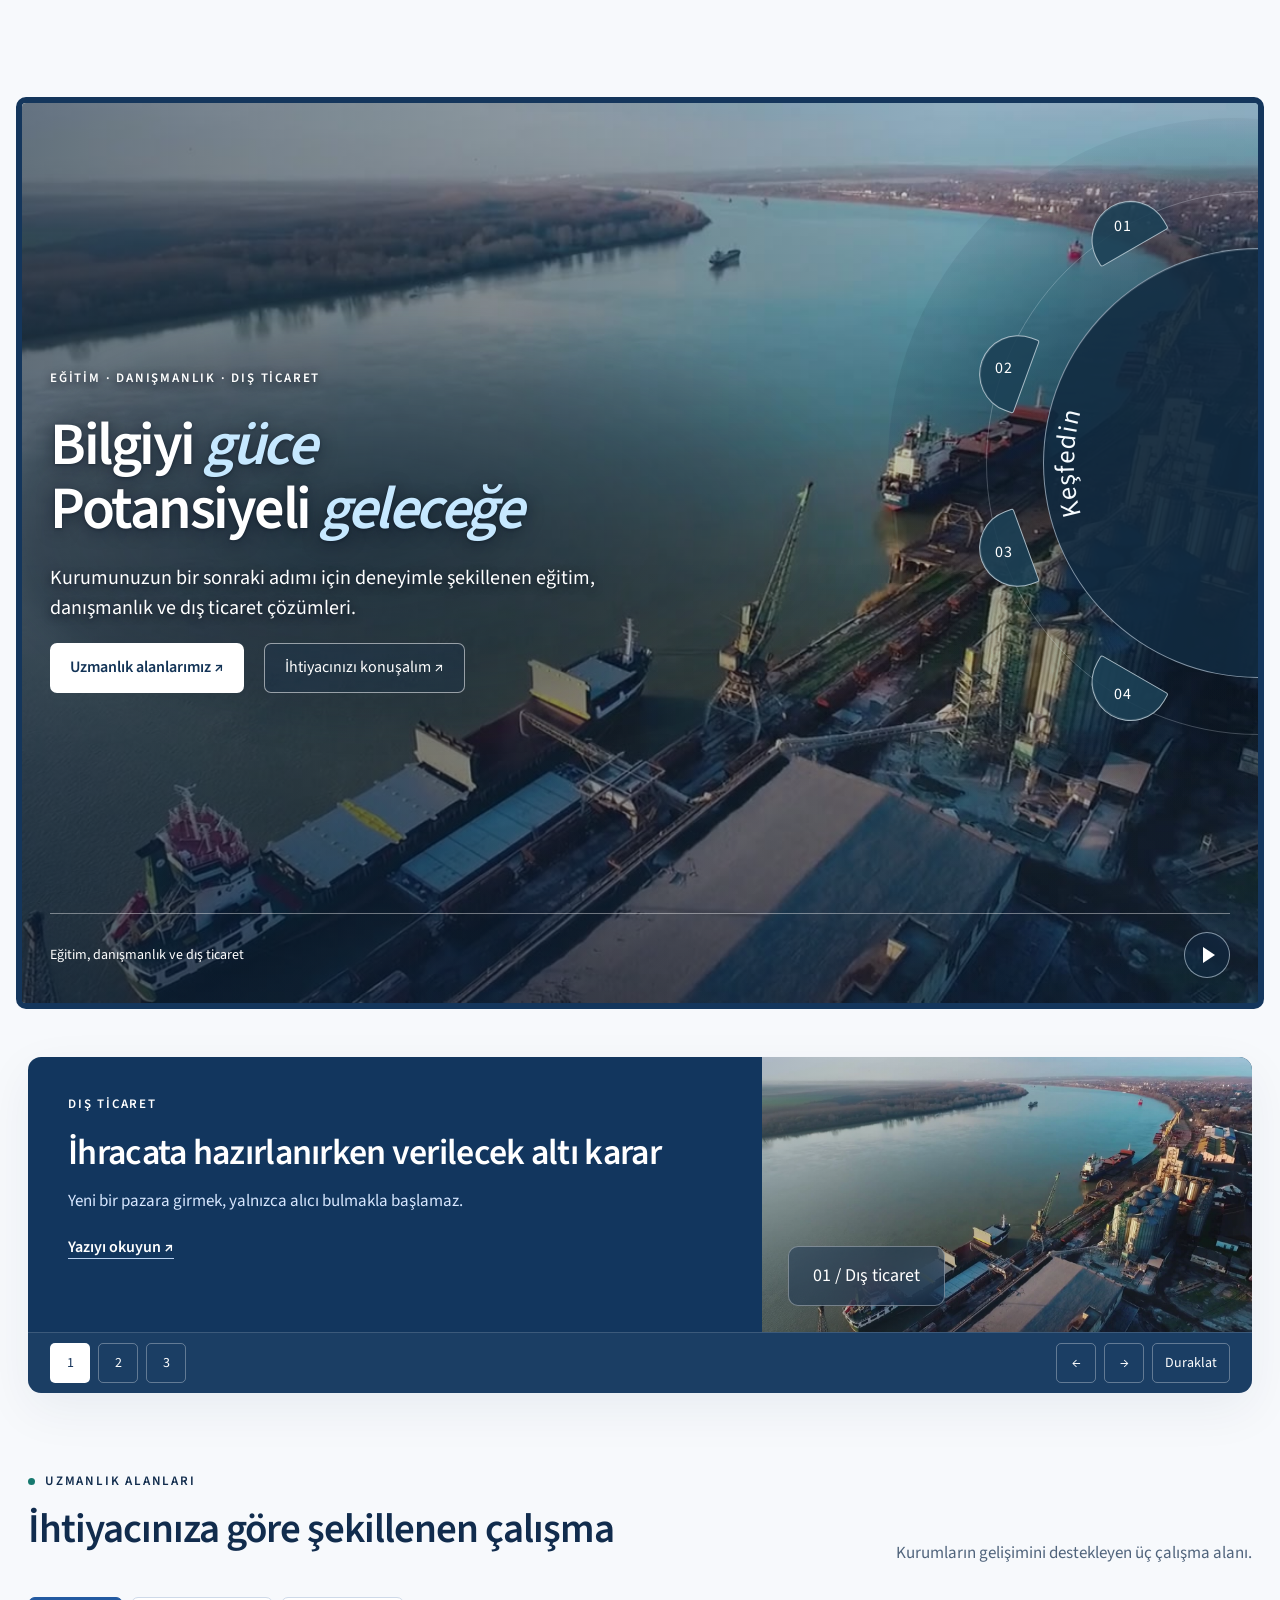
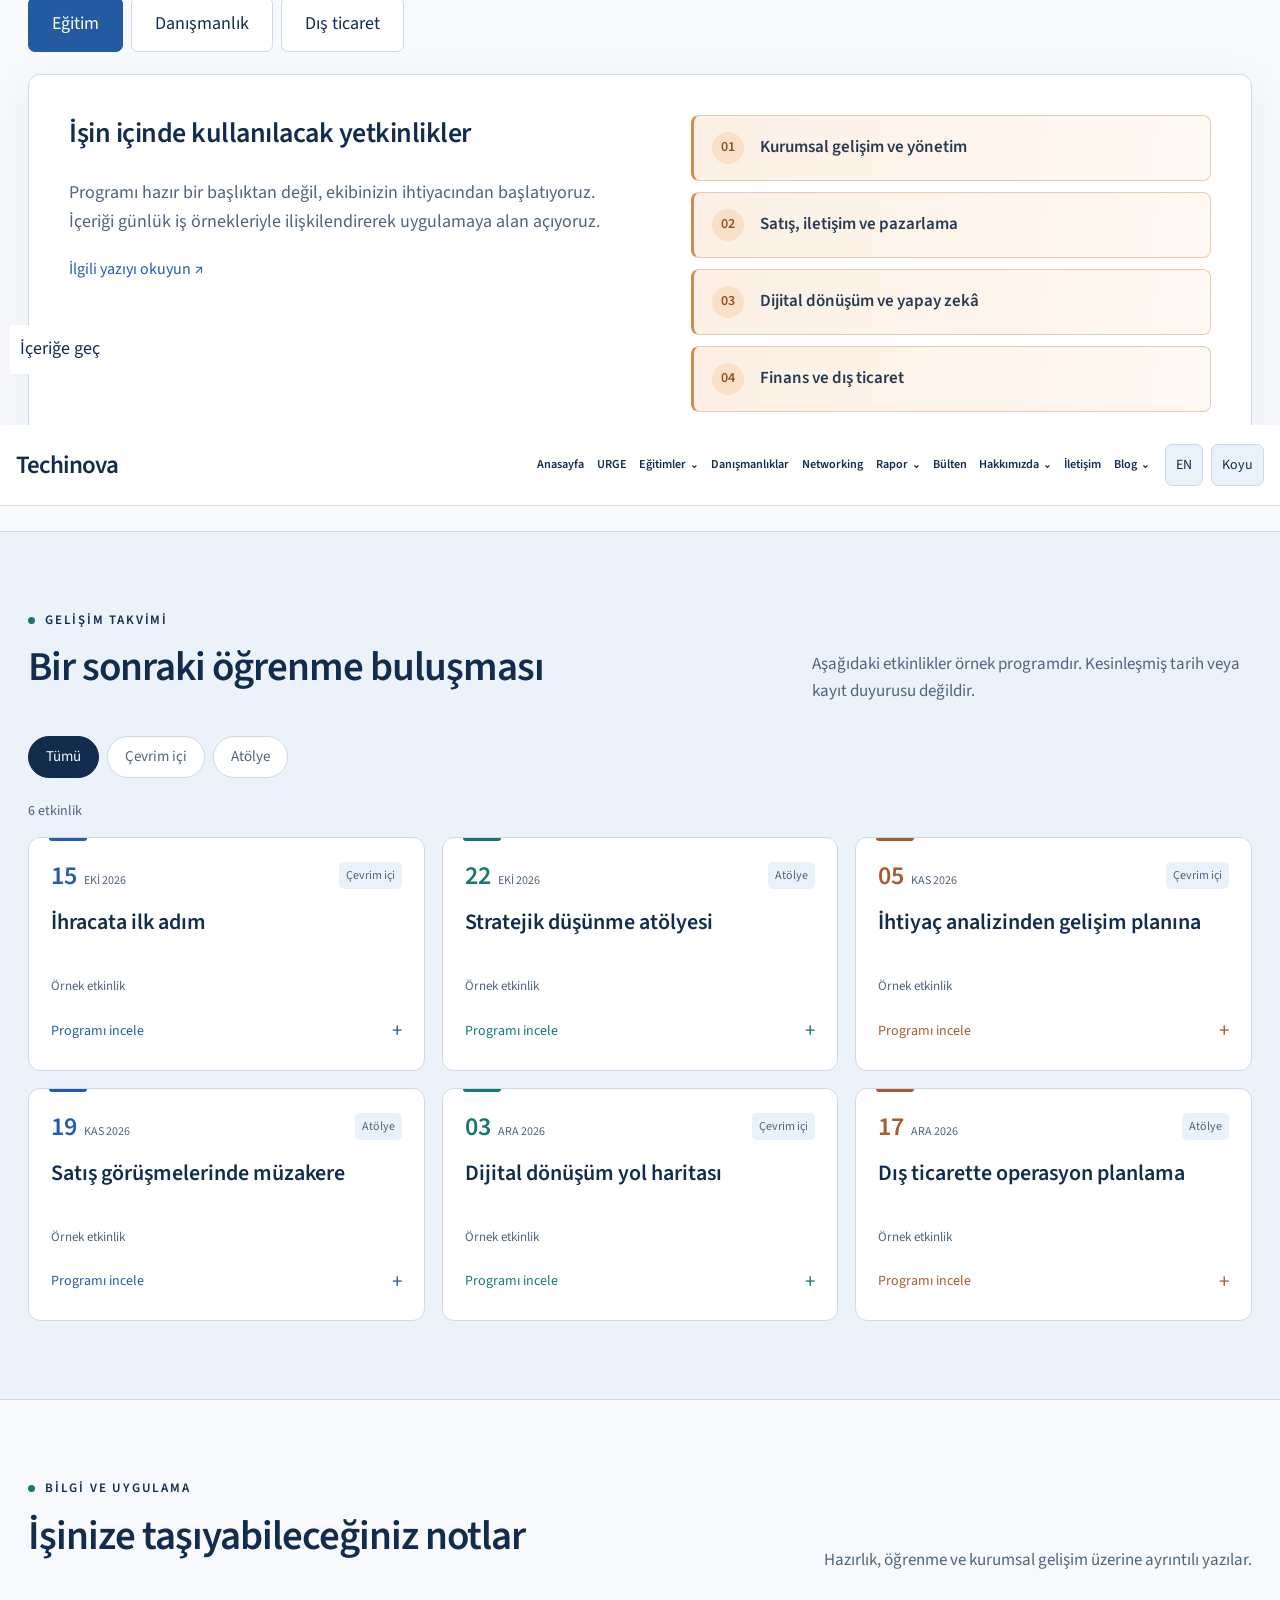
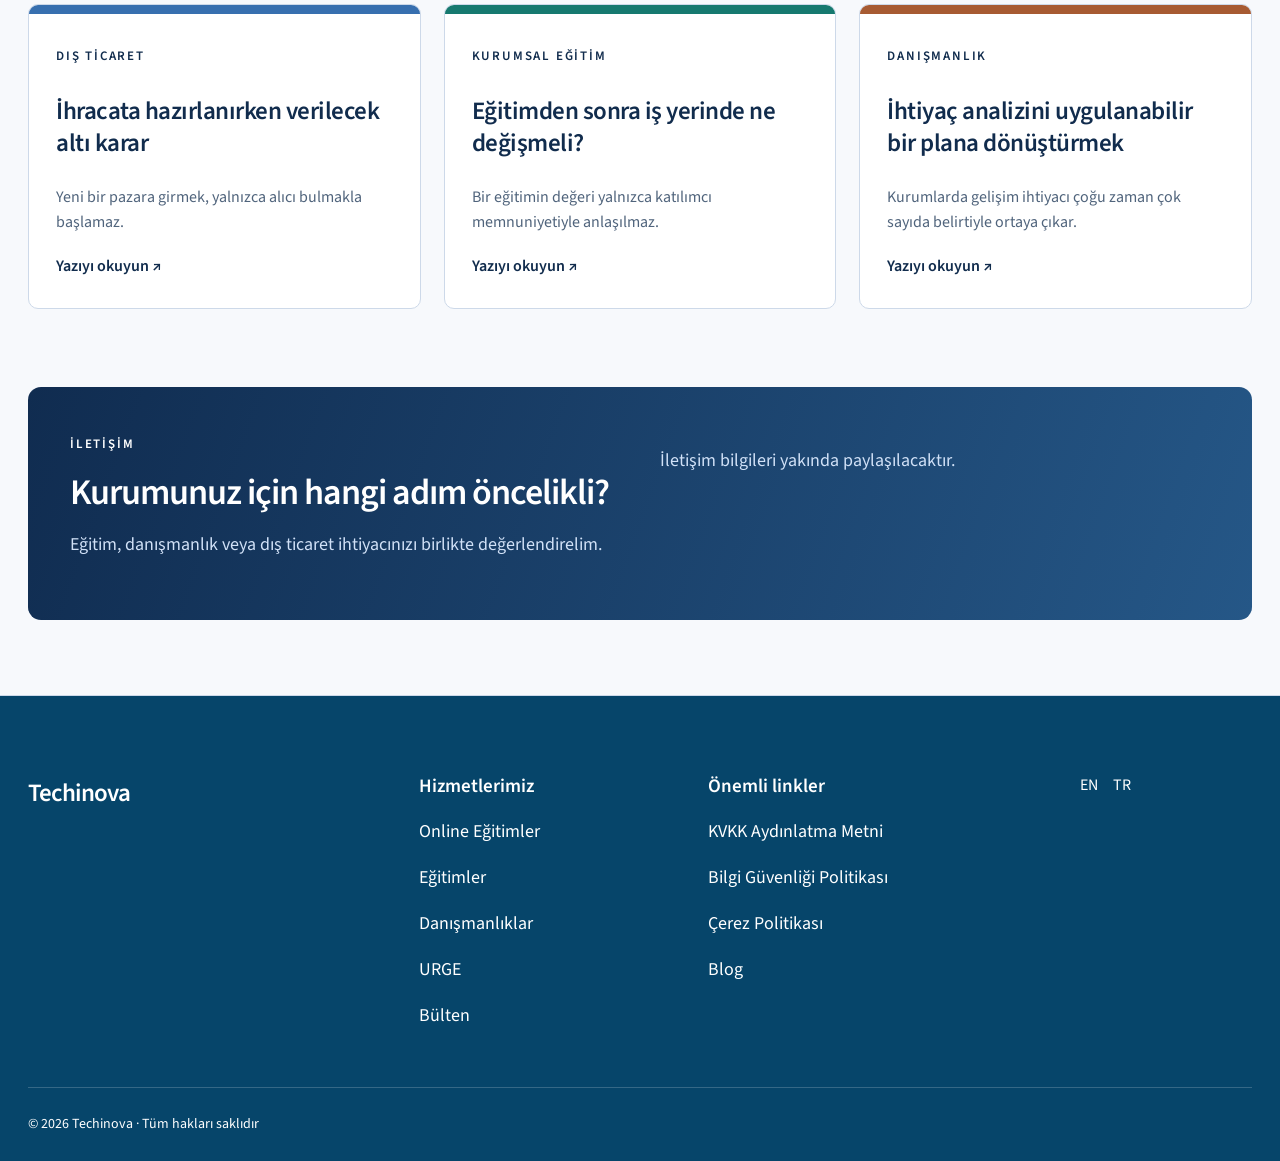
<file: online-egitim.html>
<!doctype html><html lang="tr"><head><meta charset="utf-8"><meta name="viewport" content="width=device-width,initial-scale=1"><meta http-equiv="refresh" content="0;url=index.html#events"><title>Techinova</title></head><body><a href="index.html#events">Techinova — Sayfaya devam et</a></body></html>
</file>
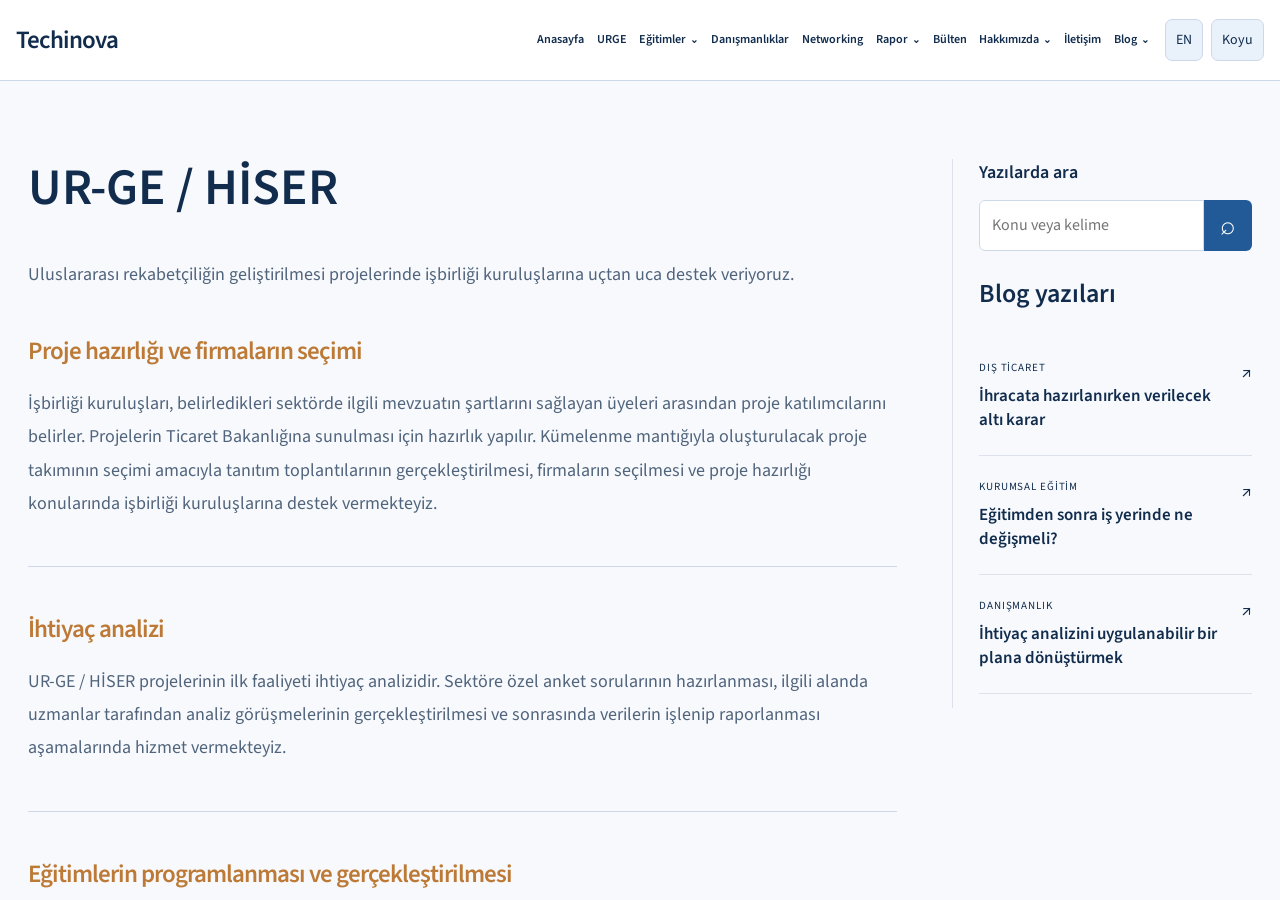
<file: urge.html>
<!doctype html><html lang="tr"><head><meta charset="utf-8"><meta name="viewport" content="width=device-width,initial-scale=1"><meta http-equiv="refresh" content="0;url=index.html#urge"><title>Techinova</title></head><body><a href="index.html#urge">Techinova — Sayfaya devam et</a></body></html>
</file>
<file: style.css>
@font-face{font-family:Source;src:url('font-1.woff2') format('woff2');font-weight:400;font-display:swap}@font-face{font-family:Source;src:url('font-2.woff2') format('woff2');font-weight:600 800;font-display:swap}
:root{--bg:#f7f9fc;--panel:#fff;--ink:#112c4d;--muted:#50647c;--line:#cdd9e9;--soft:#e9f1fb;--blue:#225caf;--navy:#0c294f;--shadow:0 16px 50px #112e5110;color-scheme:light}[data-theme=dark]{--bg:#0b1523;--panel:#122238;--ink:#edf4ff;--muted:#b5c5dc;--line:#314762;--soft:#182d48;--blue:#9dc7ff;--navy:#0c294f;--shadow:0 16px 50px #0003;color-scheme:dark}*{box-sizing:border-box}html{scroll-behavior:smooth;scroll-padding-top:105px}body{margin:0;background:var(--bg);color:var(--ink);font:18px/1.6 Source,Arial,sans-serif}button,input{font:inherit}button,a{-webkit-tap-highlight-color:transparent}button{cursor:pointer}a{color:inherit;text-decoration:none}button:focus-visible,a:focus-visible,summary:focus-visible{outline:3px solid #65a8f8;outline-offset:4px}[hidden]{display:none!important}.wrap{width:min(1240px,calc(100% - 56px));margin:auto}header{position:sticky;top:0;z-index:30;background:var(--panel);border-bottom:1px solid var(--line)}.nav{min-height:88px;display:flex;align-items:center;gap:24px}.logo{display:inline-flex;background:white;padding:0 8px;border-radius:5px;flex-shrink:0}.logo img{display:block;width:170px;height:78px;object-fit:contain}.navlinks{display:flex;gap:24px;margin-left:auto;font-size:16px}.tools{display:flex;gap:8px;align-items:center}.control{border:1px solid var(--line);color:var(--ink);background:var(--soft);padding:8px 12px;border-radius:7px;min-height:42px;font-size:14px}.control:hover{border-color:var(--blue)}.menu{display:none}.skip{position:fixed;top:-100px;left:10px;padding:10px;background:var(--panel);z-index:99}.skip:focus{top:10px}.hero{margin:16px;border:6px solid #14365c;position:relative;isolation:isolate;border-radius:10px;overflow:hidden;background:#193d5c;color:white}.hero video{position:absolute;inset:0;width:100%;height:100%;object-fit:cover;z-index:-3}.hero:after{content:'';position:absolute;inset:0;background:linear-gradient(90deg,#071e3a99,#0b294124 75%),linear-gradient(0deg,#071d3659,transparent 50%);z-index:-2}.hero-inner{min-height:690px;display:flex;flex-direction:column;justify-content:center;padding:75px 0 28px}.eyebrow{font-size:13px;letter-spacing:1.8px;font-weight:600;text-transform:uppercase}.hero h1{font-size:clamp(46px,5.7vw,78px);font-weight:600;line-height:1.06;letter-spacing:-2.5px;max-width:850px;margin:22px 0;text-shadow:0 2px 20px #051b3866}.hero p{max-width:580px;font-size:20px;line-height:1.5;color:#fff;text-shadow:0 1px 10px #061e35}.hero-actions{display:flex;gap:20px;align-items:center;flex-wrap:wrap;margin-top:15px}.btn{display:inline-flex;gap:20px;align-items:center;justify-content:center;border:0;background:#235aa1;color:white;border-radius:7px;padding:12px 20px;font-size:16px;font-weight:600}.btn.light{background:white;color:#133457}.glass-link{color:white;border:1px solid #ffffff88;background:#14355738;backdrop-filter:blur(12px);padding:11px 20px;border-radius:7px;font-size:16px}.hero-bottom{margin-top:70px;padding-top:18px;border-top:1px solid #ffffff66;display:flex;align-items:center;justify-content:space-between;gap:20px;font-size:14px}.video-controls{display:flex;gap:12px;align-items:center}.video-controls button{color:white;background:#16385866;border:1px solid #ffffff80;border-radius:6px;font-size:14px;padding:9px 13px;backdrop-filter:blur(10px)}.status{font-size:13px;max-width:230px}.feature{padding-top:32px}.slider{background:#12365e;color:white;border-radius:13px;overflow:hidden;box-shadow:var(--shadow)}.slide{display:grid;grid-template-columns:1fr 40%;min-height:275px}.slide-copy{padding:32px 40px}.slide h2{font-size:clamp(26px,2.8vw,37px);line-height:1.17;letter-spacing:-.7px;margin:14px 0}.slide p{font-size:17px;color:#d7e7ff;margin:0 0 18px}.slide .read{font-size:16px;border-bottom:1px solid #b9d1f0}.slide-visual{background-image:linear-gradient(90deg,#12365e4d,transparent),url('hero-poster.jpg');background-size:cover;background-position:75% center;position:relative;display:flex;align-items:end;padding:26px}.visual-label{background:#102e5370;border:1px solid #ffffff55;padding:18px 24px;border-radius:10px;backdrop-filter:blur(15px);font-size:18px;line-height:1.25}.slider-controls{padding:10px 22px;background:#ffffff0a;border-top:1px solid #ffffff25;display:flex;align-items:center;justify-content:space-between}.slider-controls button{background:none;color:white;border:1px solid #ffffff50;border-radius:5px;min-height:40px;min-width:40px;padding:6px 12px;font-size:14px}.slider-controls button[aria-current=true]{background:white;color:#16345a}.slider-buttons{display:flex;gap:8px}.section{padding:78px 0}.section-top{display:flex;justify-content:space-between;align-items:end;gap:30px;margin-bottom:30px}h2{font-size:clamp(29px,3.2vw,44px);line-height:1.15;letter-spacing:-1px;font-weight:600;margin:14px 0}h3{font-weight:600;line-height:1.3}.section-top p{max-width:440px;color:var(--muted);margin:0;font-size:17px}.stats{display:grid;grid-template-columns:repeat(3,1fr);margin-top:35px;border:1px solid var(--line);background:var(--soft);border-radius:12px;padding:28px 35px}.stat{padding:0 25px;border-right:1px solid var(--line)}.stat:first-child{padding-left:0}.stat:last-child{border:0}.stat strong{font-size:43px;line-height:1.2;display:block;letter-spacing:-1px}.stat span{font-size:16px;color:var(--muted)}.tabs{display:flex;gap:8px;flex-wrap:wrap;margin-bottom:22px}.tabs button{padding:12px 23px;border:1px solid var(--line);background:var(--panel);color:var(--ink);border-radius:7px}.tabs button[aria-selected=true]{color:white;background:#235aa1;border-color:#235aa1}.service-panel{display:grid;grid-template-columns:1.1fr 1fr;gap:50px;border:1px solid var(--line);border-radius:12px;padding:40px;background:var(--panel);box-shadow:var(--shadow)}.service-panel p{color:var(--muted)}.service-panel h3{font-size:28px;letter-spacing:-.5px;margin-top:0}.service-panel ul{list-style:none;padding:0;margin:0}.service-panel li{border-bottom:1px solid var(--line);padding:17px 0;display:flex;gap:15px;font-size:17px}.service-panel li span{color:var(--blue);font-size:14px}.band{background:var(--soft);border-block:1px solid var(--line)}details{border-top:1px solid var(--line)}details:last-child{border-bottom:1px solid var(--line)}summary{list-style:none;cursor:pointer;display:flex;align-items:center;gap:25px;padding:23px 5px}summary::-webkit-details-marker{display:none}.event-date{width:70px;flex-shrink:0;text-align:center;background:var(--panel);border:1px solid var(--line);border-radius:8px;padding:7px}.event-date b{font-size:30px;display:block;line-height:1.2}.event-date small{font-size:12px}.event-title{flex:1}.event-title b{font-size:22px;font-weight:600;display:block}.event-title small{color:var(--muted);font-size:14px}.plus{font-size:26px}details[open] .plus{transform:rotate(45deg)}.event-body{padding:0 25px 25px 100px;color:var(--muted);max-width:900px}.note{font-size:14px;color:var(--muted)}.blog-grid{display:grid;grid-template-columns:repeat(3,1fr);gap:23px}.blog-card{background:var(--panel);border:1px solid var(--line);border-radius:10px;overflow:hidden;transition:transform .2s,box-shadow .2s}.blog-card:hover{transform:translateY(-4px);box-shadow:var(--shadow)}.blog-card .stripe{height:9px;background:#376faf}.blog-card:nth-child(2) .stripe{background:#65a1bf}.blog-card:nth-child(3) .stripe{background:#193e69}.blog-card .copy{padding:27px}.blog-card h3{font-size:25px;letter-spacing:-.5px}.blog-card p{font-size:16px;color:var(--muted)}.read{font-size:16px;font-weight:600}.contact{background:linear-gradient(110deg,#102c50,#255787);color:white;border-radius:13px;padding:42px;display:grid;grid-template-columns:1fr 1fr;gap:40px;margin-bottom:70px}.contact h2{font-size:36px}.contact p{color:#d1e1f7}.contact-cards{display:grid;gap:12px}.contact-card{padding:20px 24px;border:1px solid #ffffff38;border-radius:10px;background:#ffffff0b;backdrop-filter:blur(12px)}.contact-card span{font-size:13px;letter-spacing:1.5px;display:block}.contact-card strong{font-size:24px;font-weight:400;overflow-wrap:anywhere}.contact .note{font-size:13px;color:#c9d8ed}footer{border-top:1px solid var(--line);padding:35px 0;color:var(--muted)}.footer-inner{display:flex;justify-content:space-between;align-items:center;gap:25px;font-size:14px}.article{max-width:820px;padding:55px 0 90px}.article h1{font-size:clamp(35px,4.5vw,56px);line-height:1.1;letter-spacing:-1.5px;margin:20px 0}.article .intro{font-size:22px;line-height:1.6;color:var(--muted);border-bottom:1px solid var(--line);padding-bottom:30px}.article h2{font-size:29px;letter-spacing:-.4px;margin-top:42px}.article p{font-size:19px;line-height:1.8}.back{color:var(--blue);font-size:16px}.article-end{border-top:1px solid var(--line);margin-top:40px;padding-top:25px;display:flex;gap:20px;flex-wrap:wrap}.article-meta{color:var(--muted);font-size:14px}.noscript{padding:30px}.navlinks a:hover,.back:hover{color:var(--blue)}@media(max-width:1000px){.nav{gap:12px}.navlinks{gap:13px;font-size:15px}.logo img{width:145px}.wrap{width:calc(100% - 40px)}.service-panel{gap:28px;padding:28px}.hero-inner{min-height:640px}.tools{gap:5px}.control{padding:7px 9px}}@media(max-width:760px){.wrap{width:calc(100% - 32px)}.nav{flex-wrap:wrap;min-height:76px;padding-block:6px}.logo img{width:135px;height:60px}.tools{margin-left:auto}.menu{display:block}.navlinks{display:none;width:100%;order:3;flex-direction:column;margin:0;padding:10px 0}.navlinks.open{display:flex}.navlinks a{padding:8px}.hero{margin:7px;border-width:4px}.hero-inner{min-height:660px;padding:45px 0 22px}.hero h1{font-size:47px;letter-spacing:-1.5px}.hero p{font-size:18px}.hero-bottom{align-items:start;flex-direction:column;margin-top:45px;font-size:12px}.hero-actions{gap:12px}.slide{grid-template-columns:1fr}.slide-copy{padding:26px}.slide-visual{min-height:140px;background-position:center;order:-1}.visual-label{padding:10px 18px;font-size:16px}.slider-controls{padding:10px;gap:10px}.slider-controls button{padding:6px 9px}.slider-buttons{gap:5px}.stats{padding:22px;grid-template-columns:1fr;gap:20px}.stat,.stat:first-child{padding:0 0 18px;border:0;border-bottom:1px solid var(--line)}.stat:last-child{padding:0}.stat strong{font-size:37px}.section{padding:50px 0}.section-top{flex-direction:column;align-items:start;gap:5px}.service-panel{grid-template-columns:1fr;gap:10px;padding:24px}.tabs button{padding:10px 14px;font-size:16px}.blog-grid{grid-template-columns:1fr}.contact{grid-template-columns:1fr;padding:26px;gap:20px}.footer-inner{align-items:start;flex-direction:column}.event-title b{font-size:19px}summary{gap:14px}.event-body{padding-left:0}.article p{font-size:18px}.article .intro{font-size:20px}.control{font-size:13px}.contact-card{padding:18px}.contact-card strong{font-size:22px}}@media(prefers-reduced-motion:reduce){html{scroll-behavior:auto}*{transition:none!important}}

/* Compact calendar and restrained colour accents */
:root{--teal:#16796f;--copper:#a75b32;--violet:#6a59a0;--wash:rgba(23,121,111,.10)}[data-theme=dark]{--teal:#75d0c2;--copper:#f2b18a;--violet:#beacef;--wash:rgba(117,208,194,.09)}body{isolation:isolate}.ambient{position:fixed;inset:0;overflow:hidden;z-index:-1;pointer-events:none}.ambient i{position:absolute;width:370px;height:370px;border:1px solid color-mix(in srgb,var(--teal) 19%,transparent);border-radius:50%;top:13%;left:-180px;animation:orbit-drift 26s ease-in-out infinite alternate;transform:translate(var(--drift-x,0px),var(--drift-y,0px))}.ambient i:nth-child(2){width:510px;height:510px;left:auto;right:-240px;top:45%;border-color:color-mix(in srgb,var(--copper) 20%,transparent);animation-duration:34s;animation-delay:-12s}.ambient i:nth-child(3){width:200px;height:200px;left:38%;top:80%;border-color:color-mix(in srgb,var(--violet) 14%,transparent);animation-duration:21s;animation-delay:-8s}.ambient i:after{content:'';width:9px;height:9px;background:var(--teal);border-radius:50%;position:absolute;top:14%;left:14%;opacity:.35}@keyframes orbit-drift{from{translate:0 -25px;rotate:-7deg}to{translate:45px 40px;rotate:18deg}}.section-top .eyebrow{display:flex;align-items:center;gap:10px}.section-top .eyebrow:before{content:'';width:7px;height:7px;background:var(--teal);border-radius:50%}.stats{background:linear-gradient(115deg,var(--soft),var(--panel));position:relative}.stat:nth-child(2) strong{color:var(--teal)}.stat:nth-child(3) strong{color:var(--copper)}.tabs button:nth-child(2)[aria-selected=true]{background:#19766e;border-color:#19766e}.tabs button:nth-child(3)[aria-selected=true]{background:#8c5335;border-color:#8c5335}.band{background:color-mix(in srgb,var(--soft) 82%,transparent)}.event-filters{display:flex;flex-wrap:wrap;gap:8px;margin-bottom:22px}.event-filters button{padding:8px 17px;border:1px solid var(--line);border-radius:30px;background:var(--panel);color:var(--muted);font-size:15px}.event-filters button[aria-pressed=true]{background:var(--ink);color:var(--bg);border-color:var(--ink)}.event-grid{display:grid;grid-template-columns:repeat(3,minmax(0,1fr));gap:17px;align-items:start}.event-card{border:1px solid var(--line)!important;border-radius:12px;background:var(--panel);overflow:hidden;position:relative;--accent:var(--blue);transition:border-color .2s,box-shadow .2s,transform .2s}.event-card:nth-child(3n+2){--accent:var(--teal)}.event-card:nth-child(3n){--accent:var(--copper)}.event-card:before{content:'';position:absolute;top:0;left:20px;width:38px;height:3px;background:var(--accent);border-radius:0 0 3px 3px}.event-card summary{display:block;padding:22px;position:relative;min-height:225px}.event-top{display:flex;align-items:center;justify-content:space-between;gap:12px;margin-bottom:18px}.event-card .event-date{width:auto;display:flex;gap:7px;align-items:baseline;padding:0;border:0;background:none;text-align:left}.event-card .event-date b{font-size:26px;color:var(--accent)}.event-card .event-date small{font-size:12px;color:var(--muted)}.event-format{font-size:12px;background:var(--soft);color:var(--muted);border-radius:5px;padding:4px 7px}.event-card .event-title b{font-size:22px;line-height:1.25;min-height:55px}.event-card .event-title small{display:block;margin-top:12px;font-size:13px}.event-bottom{display:flex;justify-content:space-between;align-items:center;margin-top:17px;font-size:14px;color:var(--accent)}.event-card .plus{font-size:21px}.event-card .event-body{padding:0 22px 24px;font-size:16px;line-height:1.65}.event-card[open]{border-color:var(--accent)!important;box-shadow:var(--shadow)}.event-card[open] summary{min-height:0}.event-count{font-size:14px;color:var(--muted);margin-bottom:15px}.blog-card:nth-child(2) .stripe{background:var(--teal)}.blog-card:nth-child(3) .stripe{background:var(--copper)}.service-panel,.blog-card,.event-card,.contact-card{position:relative;overflow:hidden}.service-panel:after,.blog-card:after,.event-card:after,.contact-card:after{content:'';position:absolute;inset:0;background:radial-gradient(270px circle at var(--pointer-x,50%) var(--pointer-y,50%),var(--wash),transparent 75%);opacity:0;pointer-events:none;transition:opacity .25s}.contact-card{--wash:#8cd8ca22}.service-panel:hover:after,.blog-card:hover:after,.event-card:hover:after,.contact-card:hover:after{opacity:1}.event-card:hover{border-color:var(--accent)!important;transform:translateY(-3px)}.blog-card:hover{border-color:var(--teal)}.contact-card:hover{border-color:#97d4ca}.cursor-ring{position:fixed;left:0;top:0;width:30px;height:30px;border:1px solid var(--teal);border-radius:50%;pointer-events:none;z-index:100;opacity:0;transition:width .18s,height .18s,border-color .18s,opacity .15s;translate:-50% -50%;mix-blend-mode:normal}.cursor-ring.active{width:44px;height:44px;border-color:var(--copper)}.cursor-ring.visible{opacity:.65}.section-top h2{max-width:700px}@media(max-width:1050px){.event-grid{grid-template-columns:repeat(2,minmax(0,1fr))}}@media(max-width:580px){.event-grid{grid-template-columns:1fr 1fr;gap:10px}.event-card summary{padding:16px 12px;min-height:248px}.event-top{align-items:start;flex-direction:column;gap:7px;margin-bottom:12px}.event-card .event-title b{font-size:18px;min-height:68px}.event-card .event-body{padding:0 12px 18px;font-size:15px}.event-card .event-date b{font-size:24px}.event-card .event-date small{font-size:11px}.event-format{font-size:11px}.event-card .event-title small{font-size:12px}.event-bottom{font-size:13px}.ambient i{opacity:.55}}@media(max-width:350px){.event-grid{grid-template-columns:1fr}}@media(hover:none),(pointer:coarse){.cursor-ring{display:none}.event-card:hover{transform:none}}@media(prefers-reduced-motion:reduce){.ambient i{animation:none;transform:none!important}.cursor-ring{display:none}.event-card:hover,.blog-card:hover{transform:none}}

/* Interaction refinements */
.btn,.glass-link,.control,.tabs button{transition:background-color .2s,border-color .2s,box-shadow .2s,transform .2s}.btn:hover{background:#194783;box-shadow:0 6px 18px #15375b26;transform:translateY(-2px)}.btn.light:hover{background:#dff2ee;color:#133457}.glass-link:hover{background:#173d5c90;border-color:#b6e2d9}.navlinks a{position:relative}.navlinks a:after{content:'';position:absolute;left:0;right:0;bottom:-5px;height:2px;background:var(--teal);transform:scaleX(0);transform-origin:left;transition:transform .2s}.navlinks a:hover:after,.navlinks a:focus-visible:after{transform:scaleX(1)}.contact-card:focus-visible,.blog-card:focus-visible{box-shadow:0 0 0 6px var(--soft)}.event-card[open]{background:linear-gradient(155deg,var(--panel),var(--soft))}.service-panel li{transition:padding-left .2s,color .2s}.service-panel li:hover{padding-left:7px;color:var(--teal)}.article section{border-left:2px solid var(--line);padding-left:24px}.article section:focus-within{border-color:var(--teal)}.article-end a{display:block;padding:15px 18px;background:var(--soft);border:1px solid var(--line);border-radius:8px}.reading-progress{position:fixed;left:0;top:0;height:3px;width:100%;transform:scaleX(0);transform-origin:left;background:linear-gradient(90deg,#3177c5,#23a995,#c98856);pointer-events:none;z-index:120}.article .intro{padding:22px;background:var(--soft);border:1px solid var(--line);border-radius:10px}::selection{background:#8ac9bf;color:#0d263e}@media(max-width:700px){.article section{padding-left:15px}.article .intro{padding:18px}}@media(prefers-reduced-motion:reduce){.btn:hover{transform:none}.service-panel li:hover{padding-left:0}}


/* Four-part wheel clipped naturally by the right edge */
.hero{position:relative}.hero-inner{position:static;min-height:740px}.hero-composition{display:block}.hero-copy{max-width:calc(100% - 420px)}.hero-copy h1{font-size:clamp(43px,4.7vw,68px)}.edge-discovery{--diameter:560px;--core:430px;--radius:270px;position:absolute;right:0;top:48%;width:0;height:0;z-index:3}.edge-wheel{position:absolute;width:var(--diameter);height:var(--diameter);right:calc(var(--diameter) / -2);top:calc(var(--diameter) / -2)}.edge-orbit{position:absolute;inset:8px;border:1px solid #eef7ff3b;border-radius:50%;pointer-events:none}.edge-core{position:absolute;left:50%;top:50%;translate:-50% -50%;width:var(--core);height:var(--core);border:1px solid #e4f2ff66;border-radius:50%;background:linear-gradient(120deg,#1c486a75,#183752ad);backdrop-filter:blur(15px);-webkit-backdrop-filter:blur(15px);color:white;box-shadow:inset 0 1px 0 #ffffff22;cursor:pointer}.edge-core-content{position:absolute;left:0;top:50%;width:50%;translate:0 -50%;display:flex;flex-direction:column;align-items:center;justify-content:center;padding-left:20px;gap:20px}.edge-core-content>span:last-child{font-size:27px;font-weight:400;letter-spacing:.4px}.click-rays{display:flex;align-items:end;gap:10px;height:28px}.click-rays i{display:block;width:1px;height:17px;background:#edfaff;transform:rotate(-28deg);animation:click-hint 2.8s ease-in-out infinite}.click-rays i:nth-child(2){height:24px;transform:none;animation-delay:.12s}.click-rays i:nth-child(3){transform:rotate(28deg);animation-delay:.24s}@keyframes click-hint{0%,65%,100%{opacity:.35;translate:0 0}30%{opacity:1;translate:0 -5px}}.edge-item{position:absolute;left:calc(50% + var(--px) * var(--radius));top:calc(50% + var(--py) * var(--radius));width:78px;height:52px;translate:-50% -50%}.edge-petal{width:78px;height:48px;border-radius:80px 80px 5px 5px;background:#204b6d70;border:1px solid #eef9ffa6;backdrop-filter:blur(10px);-webkit-backdrop-filter:blur(10px);transform:rotate(var(--turn));color:white;display:grid;place-items:center;box-shadow:inset 0 1px 0 #fff2;transition:transform .23s,background .23s,border-color .23s}.edge-petal span{transform:rotate(calc(-1 * var(--turn)));font-size:16px;font-weight:400;letter-spacing:1px}.edge-item.is-open .edge-petal,.edge-petal:hover{transform:rotate(var(--turn)) scale(1.12);background:#397082c4;border-color:white}.edge-tip{position:absolute;right:calc(100% + 15px);top:50%;translate:0 -50%;width:190px;z-index:5}.edge-tip:after{content:'';position:absolute;left:100%;top:0;width:24px;height:100%}.edge-tip a{display:block;position:relative;padding:13px 16px;background:#102c4ff5;border:1px solid #c4d9ed88;border-radius:10px;color:white;font-size:16px;line-height:1.3;box-shadow:0 8px 25px #00172e30}.edge-tip a:hover{background:#1f466b}.edge-tip a:after{content:'';position:absolute;right:-5px;top:calc(50% - 5px);width:8px;height:8px;background:#102c4f;border-top:1px solid #c4d9ed88;border-right:1px solid #c4d9ed88;transform:rotate(45deg)}.edge-core:focus-visible,.edge-petal:focus-visible{outline:2px solid #fff;outline-offset:5px}.hero-bottom{position:relative;z-index:4}@media(min-width:851px) and (max-width:1100px){.edge-discovery{--diameter:490px;--core:370px;--radius:232px}.hero-copy{max-width:calc(100% - 310px)}.hero-copy h1{font-size:48px}.edge-tip{width:155px}.edge-core-content>span:last-child{font-size:24px}}@media(max-width:850px){.hero-copy{max-width:100%}.hero-inner{padding-top:45px}.hero-composition{padding-bottom:465px}.edge-discovery{--diameter:460px;--core:340px;--radius:218px;top:auto;bottom:320px}.edge-core-content>span:last-child{font-size:24px}.edge-item{width:66px;height:46px}.edge-petal{width:66px;height:44px}.edge-tip{width:170px}.hero-bottom{margin-top:0}.hero-copy h1{font-size:clamp(43px,7vw,60px)}}@media(max-width:520px){.edge-discovery{--diameter:350px;--core:250px;--radius:163px;bottom:300px}.edge-item{width:60px;height:44px}.edge-petal{width:60px;height:42px}.edge-core-content{padding-left:13px;gap:13px}.edge-core-content>span:last-child{font-size:19px}.edge-petal span{font-size:14px}.edge-tip{width:135px;right:calc(100% + 9px)}.edge-tip a{font-size:14px;padding:11px}.hero-composition{padding-bottom:385px}}@media(max-width:360px){.edge-discovery{--diameter:310px;--core:225px;--radius:146px}.edge-tip{width:118px}}@media(prefers-reduced-motion:reduce){.click-rays i{animation:none;opacity:.75}.edge-petal{transition:none}.edge-item.is-open .edge-petal,.edge-petal:hover{transform:rotate(var(--turn))}}

/* Curved label, outward ripples and icon-only video control */
.hero h1 .hero-emphasis{font-style:italic;font-weight:600;color:#c6e8ff}.core-arc-label{position:absolute;inset:0;width:100%;height:100%;overflow:visible;pointer-events:none}.core-arc-label text{fill:#f5fbff;font-family:Source,Arial,sans-serif;font-size:27px;font-weight:400;letter-spacing:1px}.core-ripples{position:absolute;left:32%;top:50%;width:58px;height:58px;translate:-50% -50%;pointer-events:none}.core-ripples i{position:absolute;inset:0;border:1px solid #d9f3ff8c;border-radius:50%;animation:ripple-out 3.6s ease-out infinite;opacity:0}.core-ripples i:nth-child(2){animation-delay:1.2s}.core-ripples i:nth-child(3){animation-delay:2.4s}@keyframes ripple-out{0%{transform:scale(.32);opacity:0}18%{opacity:.7}100%{transform:scale(1.65);opacity:0}}.video-controls #videoControl{width:46px;height:46px;min-width:46px;display:grid;place-items:center;padding:0;border-radius:50%;background:#102f4d70;border-color:#e5f4ff88}.video-symbol{display:block;width:16px;height:18px;position:relative}.video-symbol.is-pause:before,.video-symbol.is-pause:after{content:'';position:absolute;top:1px;width:4px;height:16px;border-radius:1px;background:white}.video-symbol.is-pause:before{left:2px}.video-symbol.is-pause:after{right:2px}.video-symbol.is-play:before{content:'';position:absolute;left:4px;top:1px;border-left:12px solid white;border-top:8px solid transparent;border-bottom:8px solid transparent}.hero-bottom{padding-top:18px}@media(min-width:851px){.hero-inner{min-height:900px;padding-bottom:125px}.edge-discovery{top:40%}.hero-bottom{position:absolute;bottom:25px;left:50%;translate:-50% 0;width:min(1240px,calc(100% - 56px));margin-top:0}.hero-composition{display:flex;align-items:center;min-height:600px}.hero-copy{width:calc(100% - 420px)}}@media(min-width:851px) and (max-width:1100px){.hero-copy{width:calc(100% - 310px)}}@media(max-width:850px){.hero-bottom{margin-top:28px}.edge-discovery{bottom:350px}.hero-composition{padding-bottom:425px}.hero-inner{padding-bottom:24px}}@media(max-width:520px){.hero-composition{padding-bottom:355px}.edge-discovery{bottom:300px}.core-arc-label text{font-size:31px}.core-ripples{width:38px;height:38px}.hero h1{line-height:1.12}}@media(prefers-reduced-motion:reduce){.core-ripples i{animation:none;opacity:.4;transform:scale(.65)}.core-ripples i:nth-child(2){transform:scale(1)}.core-ripples i:nth-child(3){transform:scale(1.35)}}

/* Local contrast and soft orange service accents */
.edge-discovery{isolation:isolate}.edge-wheel:before{content:'';position:absolute;inset:-65px -40px -65px -90px;border-radius:50%;background:radial-gradient(ellipse at 48% 50%,rgba(3,17,34,.52) 0%,rgba(5,23,43,.36) 40%,rgba(5,23,43,.12) 62%,transparent 76%);pointer-events:none;z-index:-1}.edge-core{background:linear-gradient(120deg,rgba(20,48,72,.68),rgba(15,36,58,.78));border-color:#e4f2ff88}.hero-copy{position:relative;isolation:isolate}.hero-copy:before{content:'';position:absolute;inset:-48px -45px -38px -38px;z-index:-1;pointer-events:none;border-radius:45%;background:radial-gradient(ellipse at 42% 52%,rgba(3,18,35,.48),rgba(3,18,35,.24) 48%,transparent 76%);filter:blur(13px)}.hero-copy h1{text-shadow:0 3px 16px rgba(0,12,27,.5),0 1px 3px rgba(0,12,27,.35)}.hero-copy p,.hero-copy>.eyebrow{text-shadow:0 2px 9px rgba(0,12,27,.7)}.service-panel ul{display:grid;gap:11px;align-content:start}.service-panel li{border:1px solid #eac9ae;border-left:3px solid #cf8b50;background:linear-gradient(100deg,#fcf0e4,#fff9f3);border-radius:8px;padding:16px 18px;color:#263b51;font-weight:600;align-items:center;gap:16px;transition:background .2s,border-color .2s,box-shadow .2s}.service-panel li span{color:#945120;font-weight:600;flex-shrink:0;width:32px;height:32px;display:grid;place-items:center;background:#f8e0c9;border-radius:50%;font-size:14px}.service-panel li:hover{padding-left:18px;background:linear-gradient(100deg,#fae4ce,#fff2e6);border-color:#d29a6a;color:#263b51;box-shadow:0 4px 12px #a9632610}[data-theme=dark] .service-panel li{background:linear-gradient(100deg,#392d28,#29272b);border-color:#725038;border-left-color:#df9b63;color:#f4e4d8}[data-theme=dark] .service-panel li span{background:#533a2b;color:#ffc18d}[data-theme=dark] .service-panel li:hover{background:linear-gradient(100deg,#483327,#342a29);color:#fff0e5;border-color:#b47b50}@media(max-width:700px){.service-panel li{padding:13px 12px;gap:11px}.service-panel li:hover{padding-left:12px}.hero-copy:before{inset:-25px -10px -20px;filter:blur(8px)}.edge-wheel:before{inset:-30px -20px -30px -45px}}
/* Corporate navigation, editorial sidebar and podcast */
.social-top{border-bottom:1px solid #8298b326}.social-top>.wrap{display:flex;justify-content:flex-end;gap:18px;padding-block:6px}.social-top a,.social-links a{text-decoration:none;font-weight:700;font-size:15px}.nav{max-width:1600px;gap:20px}.nav .logo{flex-shrink:0}.nav .logo img{width:170px}.navlinks{gap:15px;flex:1;justify-content:flex-end}.navlinks>a,.nav-trigger{font-size:15px;white-space:nowrap}.nav-group{position:relative}.nav-trigger{background:none;border:0;color:inherit;font-family:inherit;padding:18px 0;cursor:pointer}.nav-dropdown{display:none;position:absolute;top:100%;left:-18px;min-width:215px;padding:10px;background:var(--paper,#fff);color:var(--ink,#173454);border:1px solid #91a6c33d;border-radius:12px;box-shadow:0 18px 40px #071e3c20;z-index:100}.nav-dropdown a{display:block;padding:10px 12px;border-radius:6px;text-decoration:none}.nav-dropdown a:hover{background:#e7a46b22}.nav-group:hover .nav-dropdown,.nav-group:focus-within .nav-dropdown,.nav-trigger[aria-expanded=true]+.nav-dropdown{display:block}.corporate-layout,.reading-layout{display:grid;grid-template-columns:minmax(0,1fr) 310px;gap:70px;align-items:start}.corporate-copy p{line-height:1.9;color:var(--muted,#536b83);font-size:19px}.corporate-copy h3{font-size:28px;margin-top:42px}.blog-rail{position:sticky;top:155px;border-left:1px solid #8a9dbb40;padding-left:26px}.blog-rail h3{font-size:26px}.blog-rail a{display:flex;gap:14px;align-items:start;text-decoration:none;padding:22px 0;border-bottom:1px solid #8a9dbb40;color:inherit;transition:color .2s,transform .2s}.blog-rail a:hover{color:#ba733c;transform:translateX(4px)}.rail-number{font-size:24px;color:#c68a55;font-weight:300}.blog-rail small{display:block;font-size:11px;letter-spacing:.08em;margin-bottom:7px}.blog-rail strong{font-size:17px;line-height:1.45;display:block}.reading-layout>.article{width:100%;padding-inline:0}.reading-layout>.blog-rail{margin-top:90px}.podcast-feature{display:grid;grid-template-columns:1fr 1.1fr;gap:55px;align-items:center;padding:48px;border-radius:24px;background:linear-gradient(120deg,#102b44,#17483f);color:#fff;box-shadow:0 16px 50px #08273717}.spotify-logo{width:145px;height:auto;display:block;object-fit:contain}.podcast-feature .eyebrow{display:block;margin-top:30px;color:#9ed9bf}.podcast-feature h2{font-size:clamp(28px,3vw,43px);line-height:1.1;margin:16px 0}.podcast-feature p{color:#d4e4e0;line-height:1.7}.podcast-link{display:inline-block;margin-top:16px;padding:12px 20px;border-radius:24px;background:#1ed760;color:#082719;font-weight:600;text-decoration:none}.podcast-player iframe{border:0;border-radius:14px;display:block;max-width:100%}.podcast-player small{display:block;font-size:12px;color:#bdd4cf;margin-top:10px}footer{margin-top:75px;background:#06456a!important;color:#fff!important;padding:60px 0 0}footer a{color:inherit;text-decoration:none}.footer-columns{display:grid;grid-template-columns:1.4fr 1fr 1.3fr .7fr;gap:35px}.footer-columns>div>a{display:block;margin:17px 0}.footer-columns h3{font-size:19px}.footer-columns p{font-size:16px}.footer-logo{width:190px;background:#fff;border-radius:6px}.footer-columns button{background:none;border:0;color:white;font:inherit;cursor:pointer}.footer-bottom{margin-top:40px;border-top:1px solid #ffffff30;padding-block:25px;display:flex;justify-content:space-between;gap:20px;font-size:14px}.social-links{display:flex;gap:20px}[data-theme=dark] .nav-dropdown{background:#152b40;color:#e2edf6}[data-theme=dark] .corporate-copy p{color:#b8cbdc}
@media(max-width:1250px){.navlinks{gap:9px}.navlinks>a,.nav-trigger{font-size:13px}.nav .logo img{width:135px}.nav{gap:12px}.tools{gap:5px}.tools .control{padding:9px}.corporate-layout,.reading-layout{gap:35px;grid-template-columns:minmax(0,1fr) 270px}}
@media(max-width:1000px){.menu{display:inline-flex!important}.navlinks{display:none;position:absolute;top:100%;left:0;right:0;background:var(--paper,#fff);padding:20px;max-height:75vh;overflow:auto;flex-direction:column;align-items:stretch}.navlinks.open{display:flex}.navlinks>a,.nav-trigger{font-size:17px;padding:10px}.nav-dropdown{position:static;box-shadow:none;margin-bottom:8px}.tools{margin-left:auto}.podcast-feature{gap:25px;padding:30px}.footer-columns{grid-template-columns:1fr 1fr}.corporate-layout,.reading-layout{grid-template-columns:1fr}.blog-rail{position:static;border-left:0;padding:25px;border:1px solid #8298b340;border-radius:18px}.reading-layout>.blog-rail{margin:0 0 35px}[data-theme=dark] .navlinks{background:#152b40}}
@media(max-width:650px){.podcast-feature{grid-template-columns:1fr;padding:24px}.footer-columns{grid-template-columns:1fr;gap:20px}.footer-bottom{flex-direction:column}.corporate-copy p{font-size:17px}.social-top>.wrap{gap:20px}.podcast-player{min-width:0}}

/* Performance and navigation corrections */
.hero *{backdrop-filter:none!important;-webkit-backdrop-filter:none!important}.edge-core{background:rgba(18,43,65,.87)}.edge-petal{background:rgba(28,65,86,.9)}.ambient,.cursor-ring{display:none!important}.core-ripples i{animation:none!important}.nav{flex-wrap:nowrap}.navlinks{min-width:0}.nav-dropdown{background:var(--panel)}.corporate-page{max-width:940px}.corporate-page p{font-size:19px;line-height:1.9;color:var(--muted)}.corporate-page h1{font-size:48px}.corporate-page h2{margin-top:42px}.hero video{background:url(hero-poster.jpg) center/cover}
@media(max-width:1400px){.menu{display:inline-flex!important}.navlinks{display:none;position:absolute;top:100%;left:0;right:0;margin:0;background:var(--panel);padding:20px;max-height:70vh;overflow:auto;flex-direction:column;align-items:stretch}.navlinks.open{display:flex}.navlinks>a,.nav-trigger{font-size:17px;padding:10px}.nav-dropdown{position:static;box-shadow:none}.tools{margin-left:auto}.nav .logo img{width:150px}.nav{gap:12px}}
@media(min-width:1401px){.navlinks{gap:12px}.navlinks>a,.nav-trigger{font-size:14px}.nav .logo img{width:150px}}
/* Unified header: one baseline and one line on desktop */
header .nav{width:calc(100% - 32px);max-width:1640px;min-height:80px;display:flex;flex-flow:row nowrap;align-items:center;gap:16px}header .logo{padding:0 4px}header .logo img{width:130px;height:60px}header .tools{flex:0 0 auto;margin-left:0}header .navlinks{flex:1 1 auto;min-width:0;margin:0;align-items:center;justify-content:flex-end;gap:clamp(8px,1vw,17px)}header .navlinks>a,header .nav-trigger{font-family:inherit;font-style:normal;font-weight:600;font-size:clamp(12px,.95vw,15px);line-height:1.2;letter-spacing:0;white-space:nowrap;margin:0;padding:16px 0;display:inline-flex;align-items:center;min-height:50px;transform:none}header .nav-group{display:flex;align-items:center;flex:0 0 auto}header .nav-trigger small{margin-left:4px}header .nav-dropdown{top:100%;background:var(--panel);color:var(--ink)}header .nav-dropdown a{font-size:15px;line-height:1.4;white-space:normal}header .menu{display:none!important}header .navlinks{position:static;display:flex;flex-direction:row;overflow:visible;max-height:none;padding:0;background:transparent}header .nav-dropdown{position:absolute;box-shadow:0 14px 35px #06172b20}header .control{padding:8px 10px}
.document-layout{display:grid;grid-template-columns:minmax(0,1fr) 300px;gap:55px;align-items:start}.document-copy{min-width:0}.document-copy h1{font-size:clamp(32px,4vw,52px);line-height:1.15;margin:0 0 40px}.document-copy h2{font-size:25px;line-height:1.35;display:flex;gap:15px;align-items:baseline}.document-copy p{color:var(--muted);font-size:18px;line-height:1.85}.policy-section{padding:12px 0 28px;border-bottom:1px solid var(--line);margin-bottom:20px}.policy-number{font-size:18px;color:#b77740;font-weight:400}.ethics-contact{background:var(--soft);padding:24px;border-radius:12px}.ethics-contact a{overflow-wrap:anywhere;color:var(--blue)}.reference-list{display:grid;grid-template-columns:1fr 1fr;gap:0 28px;padding:0;list-style:none}.reference-list li{padding:17px 0;border-bottom:1px solid var(--line);font-size:16px;line-height:1.5}.blog-search label{display:block;font-weight:600;margin-bottom:12px}.blog-search>div{display:flex}.blog-search input{width:100%;min-width:0;border:1px solid var(--line);border-radius:6px 0 0 6px;padding:12px;background:var(--panel);color:var(--ink);font-size:16px}.blog-search button{border:0;border-radius:0 6px 6px 0;background:#225a98;color:white;padding:0 16px;font-size:26px}.rail-status{font-size:14px;color:var(--muted)}.work-gallery{margin-top:55px}.work-grid{display:grid;grid-template-columns:repeat(2,minmax(0,1fr));gap:22px}.work-grid a{padding:12px;background:var(--panel);border:1px solid var(--line);border-radius:10px;transition:border-color .2s}.work-grid a:hover{border-color:#bc8654}.work-grid img{width:100%;height:250px;object-fit:contain;display:block;background:white}.work-grid span{display:block;font-size:15px;line-height:1.4;margin:12px 0 4px}.blog-rail{top:140px;max-height:calc(100vh - 160px);overflow:auto}
@media(max-width:1199px){header .menu{display:inline-flex!important}header .tools{margin-left:auto}header .navlinks{display:none;position:absolute;top:100%;left:0;right:0;max-height:70vh;overflow-y:auto;padding:16px 24px;background:var(--panel);flex-direction:column;align-items:stretch;gap:0}header .navlinks.open{display:flex}header .navlinks>a,header .nav-trigger{font-size:16px;min-height:44px;padding:10px 0}header .nav-group{display:block}header .nav-dropdown{position:static;box-shadow:none}.document-layout{gap:30px;grid-template-columns:minmax(0,1fr) 270px}}
@media(max-width:800px){.document-layout{grid-template-columns:1fr}.blog-rail{position:static;max-height:none}.reference-list{grid-template-columns:1fr}.document-copy p{font-size:17px}.document-copy h2{font-size:22px}.work-grid img{height:210px}}
@media(max-width:420px){.work-grid{grid-template-columns:1fr}header .nav{gap:8px}header .logo img{width:110px}header .control{padding:7px}.document-layout{width:calc(100% - 32px)}}
.urge-video{aspect-ratio:16/9;border-radius:16px;overflow:hidden;background:#102f53;margin-top:25px}.youtube-start{width:100%;height:100%;border:0;background:linear-gradient(125deg,#edf4fc,#d2e3f5);color:#173959;display:flex;flex-direction:column;align-items:center;justify-content:center;gap:14px}.youtube-start img{width:160px;border-radius:5px}.youtube-start strong{font-size:clamp(22px,3vw,38px)}.youtube-play{background:#e62117;color:#fff;border-radius:12px;padding:10px 28px;font-size:26px}.urge-video iframe{width:100%;height:100%;border:0}.urge-photo{margin:25px 0}.urge-photo img{width:100%;height:auto;display:block;border-radius:12px}.urge-photo figcaption{font-size:14px;color:var(--muted);margin-top:10px}.urge-section h2{color:#bd7a36}.faq-list{margin:28px 0;border-top:1px solid var(--line)}.faq-list details{border-bottom:1px solid var(--line);padding:20px 0}.faq-list summary{cursor:pointer;font-weight:600;line-height:1.5;padding-right:14px}.faq-list details[open]{background:var(--soft);padding:20px;border-radius:8px}.faq-list summary:focus-visible{outline:2px solid var(--blue);outline-offset:5px}

/* Text brand replaces the retired image logo. */
.brand-name{font-family:Source,Arial,sans-serif;font-size:25px;font-weight:700;letter-spacing:-.04em;white-space:nowrap}.nav .logo{text-decoration:none;color:var(--ink);background:transparent;padding:0}
</file>
